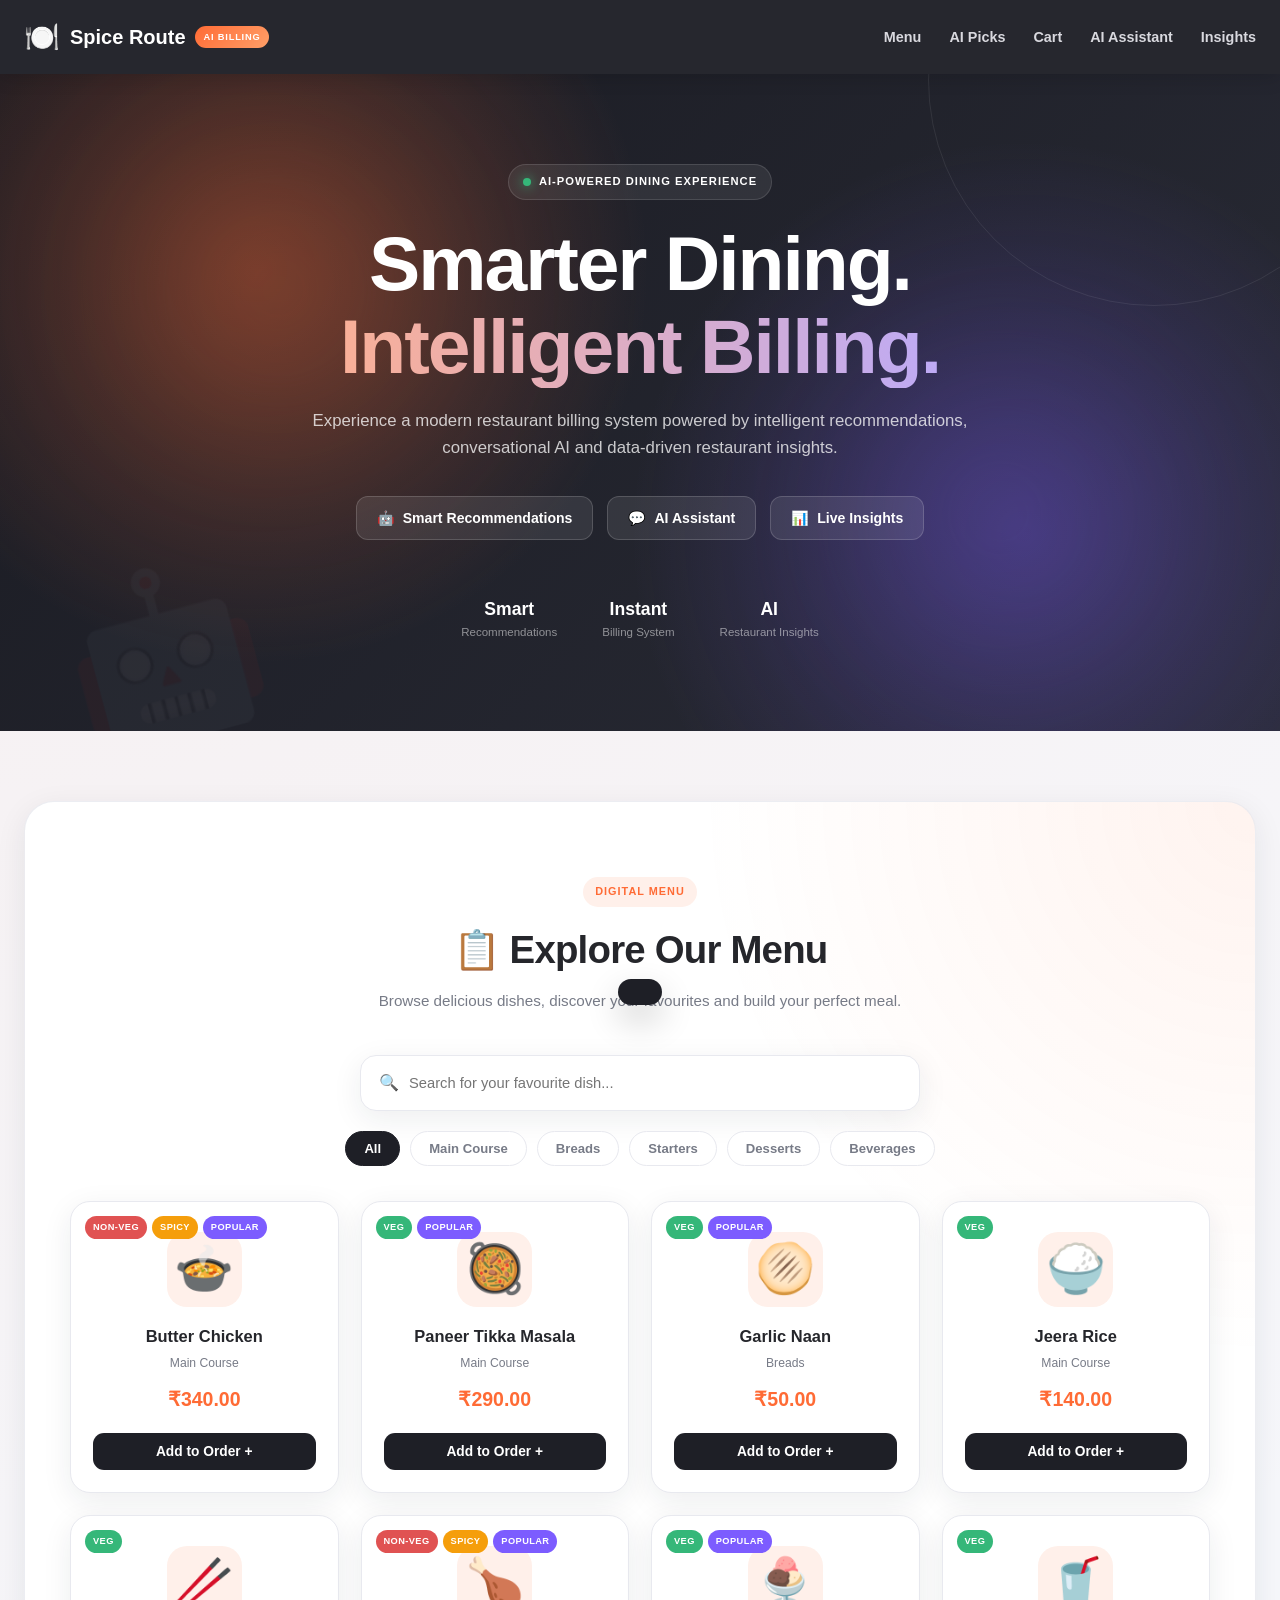
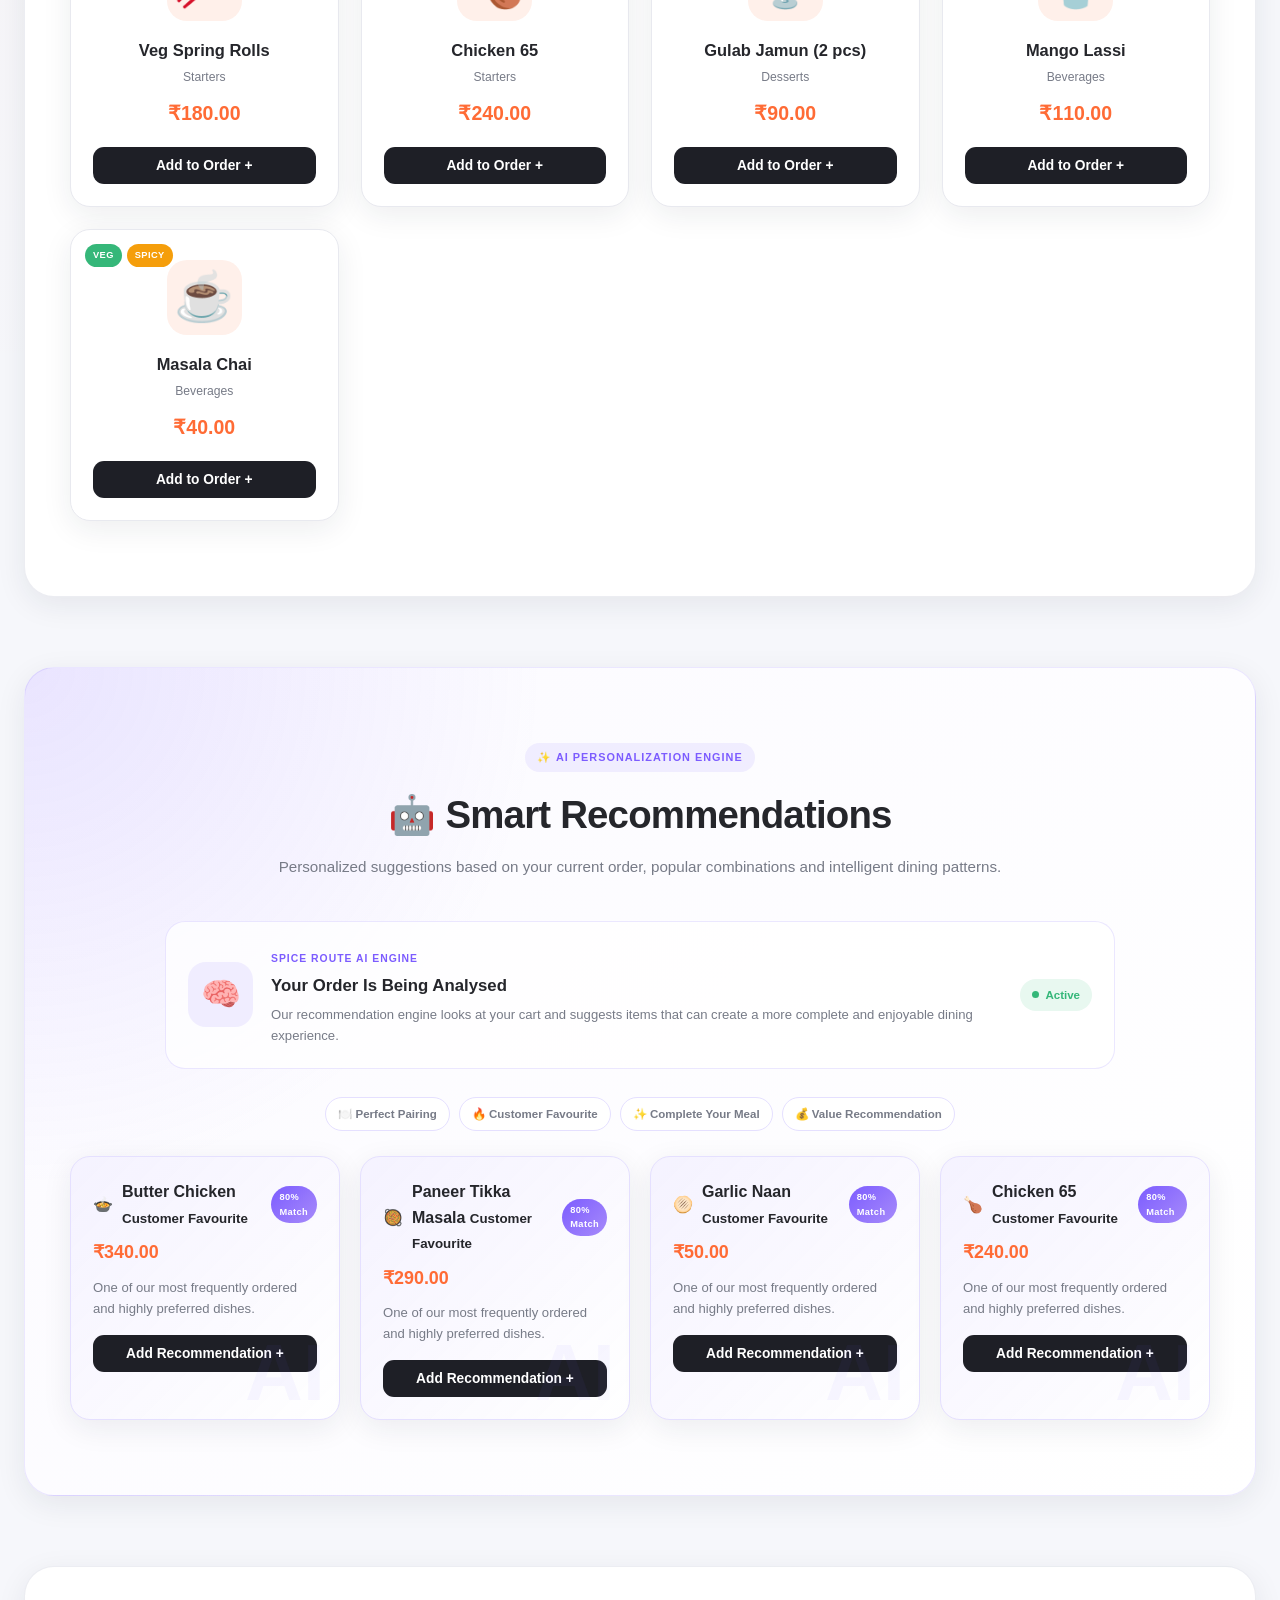
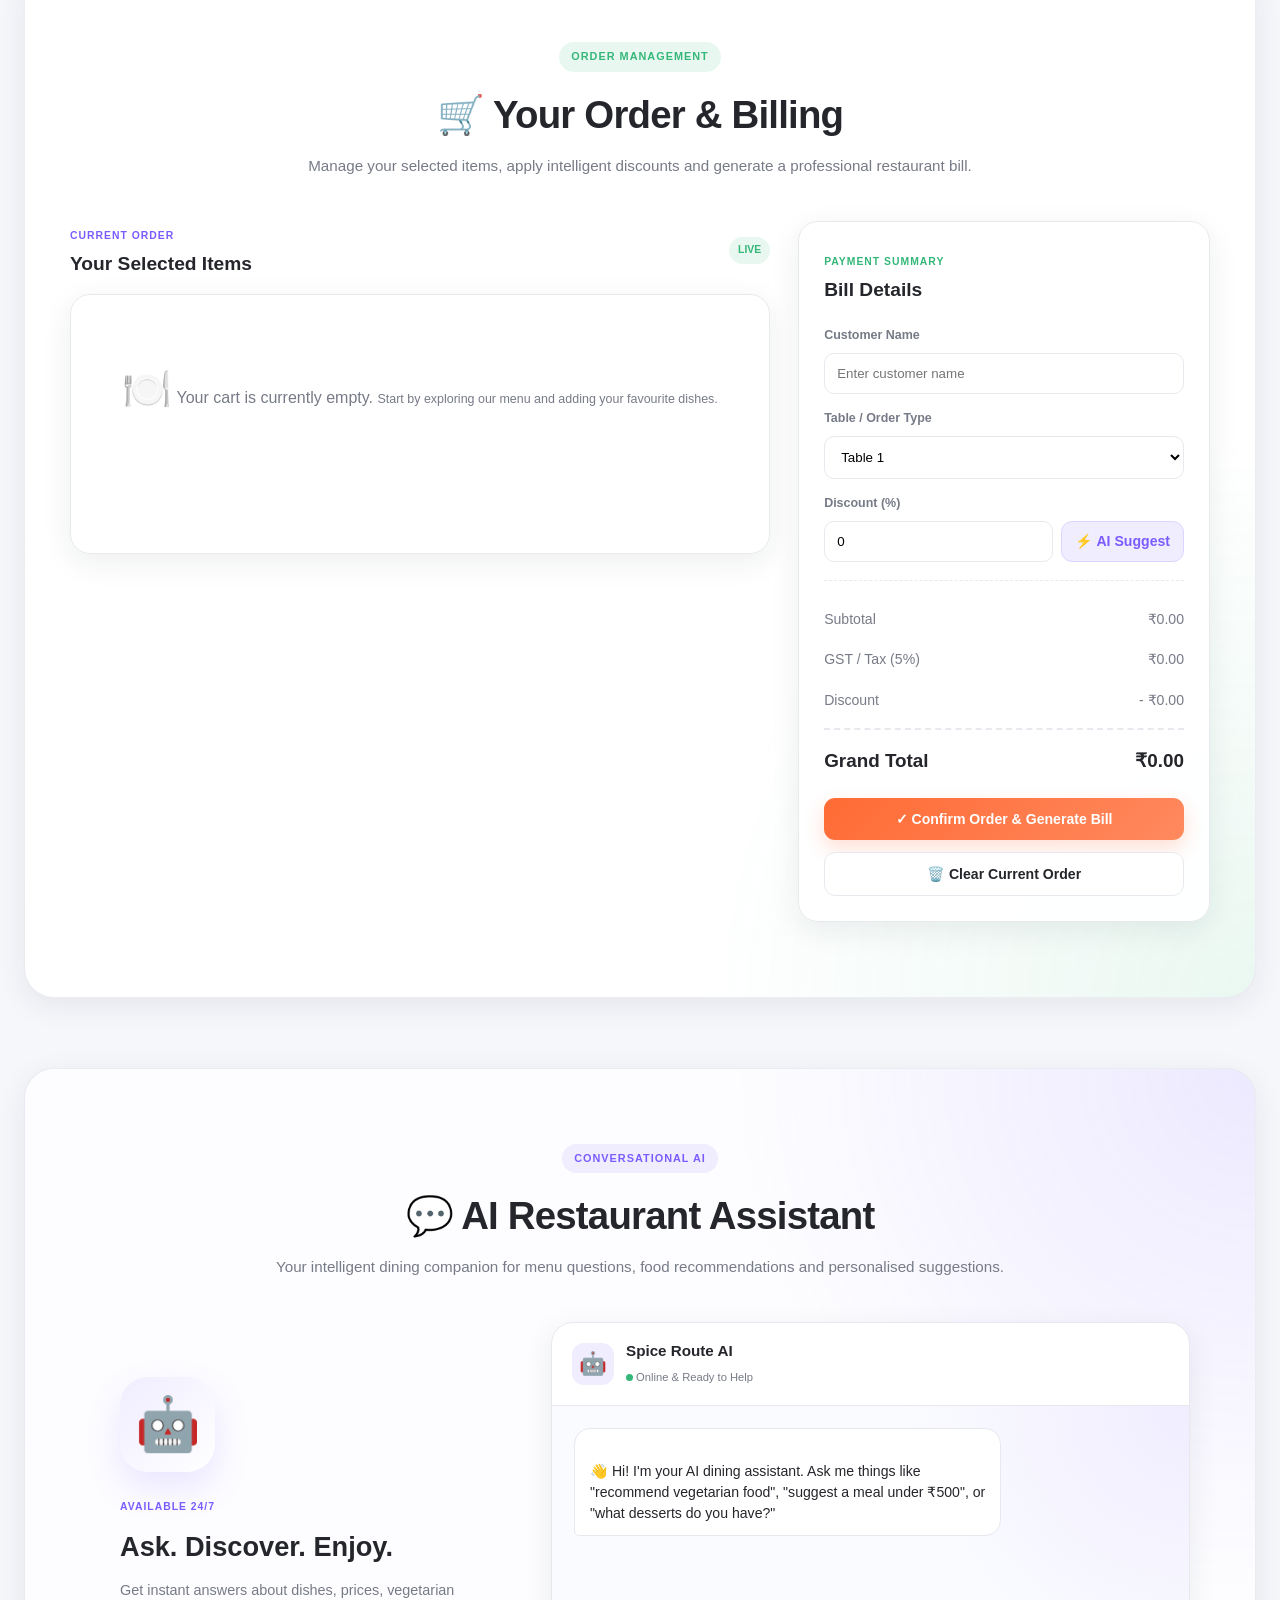
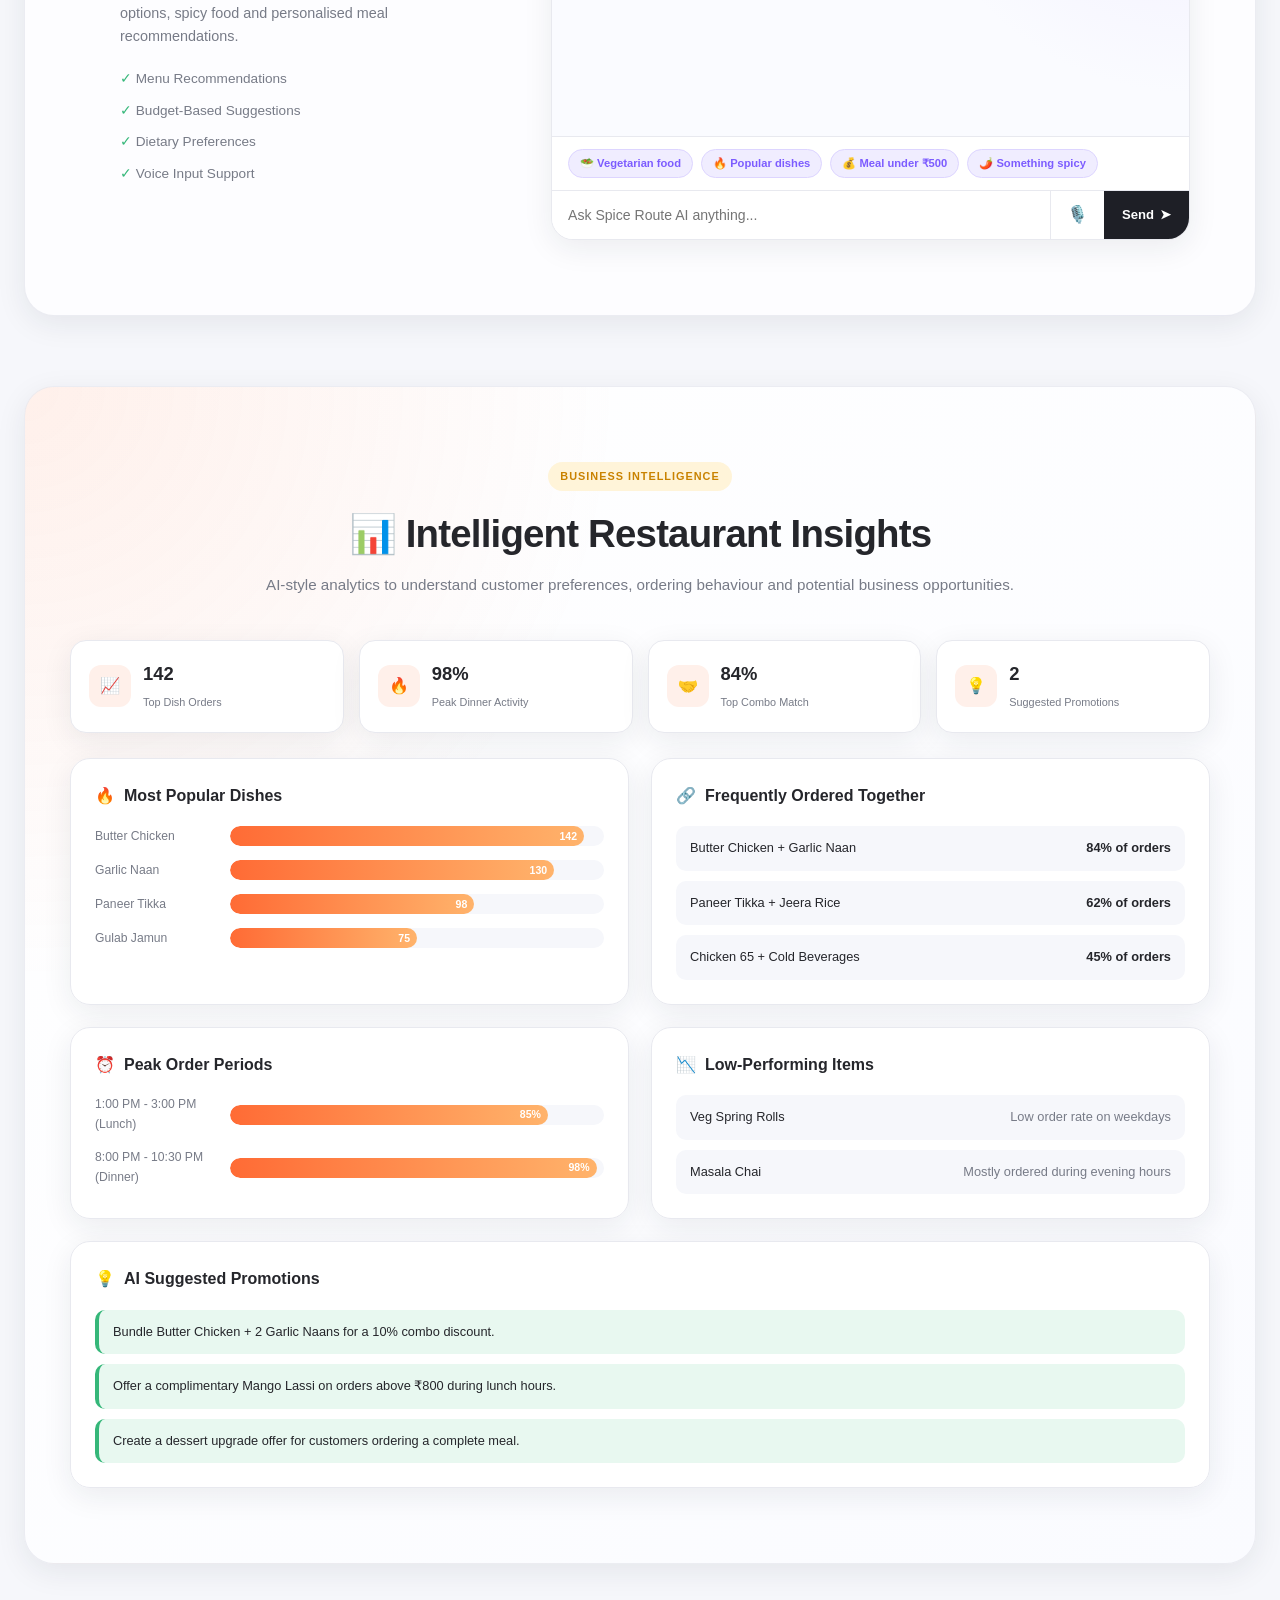
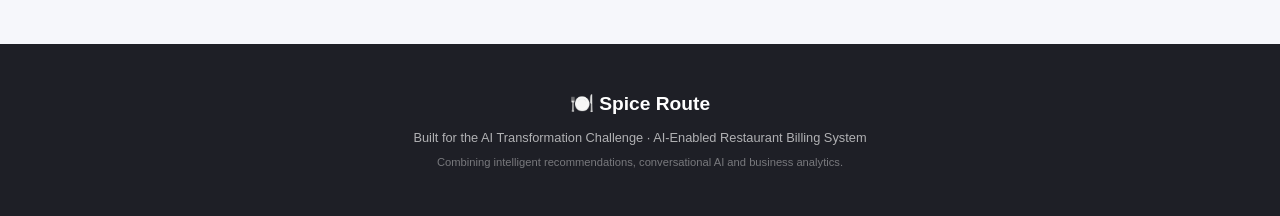
<file: index.html>
<!doctype html>
<html lang="en">
  <head>
    <meta charset="UTF-8" />
    <meta name="viewport" content="width=device-width, initial-scale=1.0" />

    <meta
      name="description"
      content="AI-Enabled Restaurant Billing System with smart recommendations, AI assistance and restaurant insights."
    />

    <title>Spice Route | AI Restaurant Billing</title>

    <link rel="stylesheet" href="style.css" />
  </head>

  <body>
    <!-- =====================================================
         NAVBAR
         ===================================================== -->
    <nav class="navbar">
      <div class="nav-container">
        <a href="#" class="brand">
          <span class="brand-icon">🍽️</span>

          <span class="brand-name">
            Spice Route
            <small>AI BILLING</small>
          </span>
        </a>

        <button
          class="nav-toggle"
          id="navToggle"
          type="button"
          aria-label="Toggle navigation menu"
        >
          ☰
        </button>

        <ul class="nav-links" id="navLinks">
          <li><a href="#menu">Menu</a></li>
          <li><a href="#recommend">AI Picks</a></li>
          <li><a href="#cart">Cart</a></li>
          <li><a href="#assistant">AI Assistant</a></li>
          <li><a href="#insights">Insights</a></li>
        </ul>
      </div>
    </nav>

    <!-- =====================================================
         HERO
         ===================================================== -->
    <header class="hero">
      <div class="hero-glow hero-glow-one"></div>
      <div class="hero-glow hero-glow-two"></div>

      <div class="hero-content">
        <div class="hero-badge">
          <span class="status-dot"></span>
          AI-POWERED DINING EXPERIENCE
        </div>

        <h1>
          Smarter Dining.
          <span>Intelligent Billing.</span>
        </h1>

        <p>
          Experience a modern restaurant billing system powered by intelligent
          recommendations, conversational AI and data-driven restaurant
          insights.
        </p>

        <div class="hero-buttons">
          <button
            type="button"
            onclick="document.getElementById('recommend').scrollIntoView({ behavior: 'smooth' })"
          >
            <span>🤖</span>
            Smart Recommendations
          </button>

          <button
            type="button"
            onclick="document.getElementById('assistant').scrollIntoView({ behavior: 'smooth' })"
          >
            <span>💬</span>
            AI Assistant
          </button>

          <button
            type="button"
            onclick="document.getElementById('insights').scrollIntoView({ behavior: 'smooth' })"
          >
            <span>📊</span>
            Live Insights
          </button>
        </div>

        <div class="hero-stats">
          <div class="hero-stat">
            <strong>Smart</strong>
            <span>Recommendations</span>
          </div>

          <div class="hero-stat">
            <strong>Instant</strong>
            <span>Billing System</span>
          </div>

          <div class="hero-stat">
            <strong>AI</strong>
            <span>Restaurant Insights</span>
          </div>
        </div>
      </div>
    </header>

    <!-- =====================================================
         MAIN APPLICATION
         ===================================================== -->
    <main class="container">
      <!-- ===================================================
           MENU SECTION
           =================================================== -->
      <section id="menu" class="section menu-section">
        <div class="section-heading">
          <span class="section-badge">DIGITAL MENU</span>

          <h2>📋 Explore Our Menu</h2>

          <p>
            Browse delicious dishes, discover your favourites and build your
            perfect meal.
          </p>
        </div>

        <div class="menu-controls">
          <div class="search-box">
            <span>🔍</span>

            <input
              type="text"
              id="searchInput"
              placeholder="Search for your favourite dish..."
              aria-label="Search menu"
            />
          </div>

          <div class="category-filters" id="categoryFilters"></div>
        </div>

        <div class="menu-grid" id="menuGrid"></div>
      </section>

      <!-- ===================================================
           AI RECOMMENDATIONS SECTION
           =================================================== -->
      <section id="recommend" class="section recommend-section">
        <div class="section-heading">
          <span class="section-badge purple-badge">
            ✨ AI PERSONALIZATION ENGINE
          </span>

          <h2>🤖 Smart Recommendations</h2>

          <p>
            Personalized suggestions based on your current order, popular
            combinations and intelligent dining patterns.
          </p>
        </div>

        <!-- AI ENGINE INFORMATION -->
        <div class="ai-recommend-intro">
          <div class="ai-intro-icon">🧠</div>

          <div class="ai-intro-content">
            <span>SPICE ROUTE AI ENGINE</span>

            <h3>Your Order Is Being Analysed</h3>

            <p>
              Our recommendation engine looks at your cart and suggests items
              that can create a more complete and enjoyable dining experience.
            </p>
          </div>

          <div class="ai-status">
            <span class="ai-status-dot"></span>
            Active
          </div>
        </div>

        <!-- RECOMMENDATION TYPES -->
        <div class="recommendation-labels">
          <span>🍽️ Perfect Pairing</span>
          <span>🔥 Customer Favourite</span>
          <span>✨ Complete Your Meal</span>
          <span>💰 Value Recommendation</span>
        </div>

        <!-- DYNAMIC AI RECOMMENDATIONS -->
        <div class="recommend-grid" id="recommendGrid"></div>
      </section>

      <!-- ===================================================
           CART & BILLING SECTION
           =================================================== -->
      <section id="cart" class="section cart-section">
        <div class="section-heading">
          <span class="section-badge green-badge">ORDER MANAGEMENT</span>

          <h2>🛒 Your Order & Billing</h2>

          <p>
            Manage your selected items, apply intelligent discounts and
            generate a professional restaurant bill.
          </p>
        </div>

        <div class="cart-layout">
          <!-- CART ITEMS -->
          <div class="cart-panel">
            <div class="cart-panel-header">
              <div>
                <span class="panel-label">CURRENT ORDER</span>
                <h3>Your Selected Items</h3>
              </div>

              <span class="cart-live-badge">LIVE</span>
            </div>

            <div class="cart-items-wrap">
              <div id="cartItems" class="cart-items">
                <p class="empty-msg" id="emptyCartMsg">
                  <span class="empty-icon">🍽️</span>
                  Your cart is currently empty.
                  <small>
                    Start by exploring our menu and adding your favourite
                    dishes.
                  </small>
                </p>
              </div>
            </div>
          </div>

          <!-- BILL SUMMARY -->
          <div class="bill-summary">
            <div class="bill-summary-header">
              <span class="panel-label">PAYMENT SUMMARY</span>
              <h3>Bill Details</h3>
            </div>

            <div class="form-group">
              <label for="customerName">Customer Name</label>

              <input
                type="text"
                id="customerName"
                placeholder="Enter customer name"
              />
            </div>

            <div class="form-group">
              <label for="tableNumber">Table / Order Type</label>

              <select id="tableNumber">
                <option value="Table 1">Table 1</option>
                <option value="Table 2">Table 2</option>
                <option value="Takeaway">Takeaway</option>
              </select>
            </div>

            <div class="form-group">
              <label for="discountInput">Discount (%)</label>

              <div class="discount-wrapper">
                <input
                  type="number"
                  id="discountInput"
                  min="0"
                  max="100"
                  value="0"
                />

                <button
                  class="btn-secondary"
                  id="aiDiscountBtn"
                  type="button"
                  title="Apply AI Smart Discount"
                >
                  ⚡ AI Suggest
                </button>
              </div>
            </div>

            <div class="bill-divider"></div>

            <div class="summary-row">
              <span>Subtotal</span>
              <span id="subtotalVal">₹0.00</span>
            </div>

            <div class="summary-row">
              <span>GST / Tax (5%)</span>
              <span id="taxVal">₹0.00</span>
            </div>

            <div class="summary-row">
              <span>Discount</span>
              <span id="discountVal">- ₹0.00</span>
            </div>

            <div class="summary-row total-row">
              <span>Grand Total</span>
              <span id="grandTotalVal">₹0.00</span>
            </div>

            <button class="btn-primary" id="confirmOrderBtn">
              <span>✓</span>
              Confirm Order & Generate Bill
            </button>

            <button class="btn-secondary" id="clearCartBtn">
              🗑️ Clear Current Order
            </button>
          </div>
        </div>
      </section>

      <!-- ===================================================
           AI ASSISTANT SECTION
           =================================================== -->
      <section id="assistant" class="section assistant-section">
        <div class="section-heading">
          <span class="section-badge purple-badge">
            CONVERSATIONAL AI
          </span>

          <h2>💬 AI Restaurant Assistant</h2>

          <p>
            Your intelligent dining companion for menu questions, food
            recommendations and personalised suggestions.
          </p>
        </div>

        <div class="assistant-layout">
          <div class="assistant-info">
            <div class="assistant-orb">🤖</div>

            <span class="panel-label">AVAILABLE 24/7</span>

            <h3>Ask. Discover. Enjoy.</h3>

            <p>
              Get instant answers about dishes, prices, vegetarian options,
              spicy food and personalised meal recommendations.
            </p>

            <ul class="assistant-features">
              <li>✓ Menu Recommendations</li>
              <li>✓ Budget-Based Suggestions</li>
              <li>✓ Dietary Preferences</li>
              <li>✓ Voice Input Support</li>
            </ul>
          </div>

          <!-- CHAT WINDOW -->
          <div class="chat-window">
            <div class="chat-header">
              <div class="chat-bot-avatar">🤖</div>

              <div>
                <h3>Spice Route AI</h3>
                <span>
                  <i></i>
                  Online & Ready to Help
                </span>
              </div>
            </div>

            <div class="chat-messages" id="chatMessages">
              <div class="chat-msg bot">
                👋 Hi! I'm your AI dining assistant. Ask me things like
                "recommend vegetarian food", "suggest a meal under ₹500", or
                "what desserts do you have?"
              </div>
            </div>

            <div class="chat-quick">
              <button
                class="quick-chip"
                data-q="Recommend vegetarian food"
              >
                🥗 Vegetarian food
              </button>

              <button
                class="quick-chip"
                data-q="What are your popular dishes?"
              >
                🔥 Popular dishes
              </button>

              <button
                class="quick-chip"
                data-q="Suggest a meal under ₹500"
              >
                💰 Meal under ₹500
              </button>

              <button
                class="quick-chip"
                data-q="Recommend something spicy"
              >
                🌶️ Something spicy
              </button>
            </div>

            <div class="chat-input-row">
              <input
                type="text"
                id="chatInput"
                placeholder="Ask Spice Route AI anything..."
              />

              <button
                id="voiceInputBtn"
                type="button"
                title="Voice Input"
                aria-label="Use voice input"
              >
                🎙️
              </button>

              <button id="chatSendBtn" type="button">
                Send
                <span>➤</span>
              </button>
            </div>
          </div>
        </div>
      </section>

      <!-- ===================================================
           INSIGHTS SECTION
           =================================================== -->
      <section id="insights" class="section insights-section">
        <div class="section-heading">
          <span class="section-badge orange-badge">
            BUSINESS INTELLIGENCE
          </span>

          <h2>📊 Intelligent Restaurant Insights</h2>

          <p>
            AI-style analytics to understand customer preferences, ordering
            behaviour and potential business opportunities.
          </p>
        </div>

        <div class="insights-overview">
          <div class="overview-stat">
            <span class="overview-icon">📈</span>
            <div>
              <strong>142</strong>
              <span>Top Dish Orders</span>
            </div>
          </div>

          <div class="overview-stat">
            <span class="overview-icon">🔥</span>
            <div>
              <strong>98%</strong>
              <span>Peak Dinner Activity</span>
            </div>
          </div>

          <div class="overview-stat">
            <span class="overview-icon">🤝</span>
            <div>
              <strong>84%</strong>
              <span>Top Combo Match</span>
            </div>
          </div>

          <div class="overview-stat">
            <span class="overview-icon">💡</span>
            <div>
              <strong>2</strong>
              <span>Suggested Promotions</span>
            </div>
          </div>
        </div>

        <div class="insights-grid">
          <div class="insight-card">
            <div class="insight-card-title">
              <span>🔥</span>
              <h3>Most Popular Dishes</h3>
            </div>

            <div id="popularChart" class="bar-chart"></div>
          </div>

          <div class="insight-card">
            <div class="insight-card-title">
              <span>🔗</span>
              <h3>Frequently Ordered Together</h3>
            </div>

            <ul id="comboList" class="insight-list"></ul>
          </div>

          <div class="insight-card">
            <div class="insight-card-title">
              <span>⏰</span>
              <h3>Peak Order Periods</h3>
            </div>

            <div id="peakChart" class="bar-chart"></div>
          </div>

          <div class="insight-card">
            <div class="insight-card-title">
              <span>📉</span>
              <h3>Low-Performing Items</h3>
            </div>

            <ul id="lowList" class="insight-list"></ul>
          </div>

          <div class="insight-card wide">
            <div class="insight-card-title">
              <span>💡</span>
              <h3>AI Suggested Promotions</h3>
            </div>

            <ul id="promoList" class="insight-list promo"></ul>
          </div>
        </div>
      </section>
    </main>

    <!-- =====================================================
         FOOTER
         ===================================================== -->
    <footer class="footer">
      <div class="footer-brand">🍽️ Spice Route</div>

      <p>
        Built for the AI Transformation Challenge ·
        AI-Enabled Restaurant Billing System
      </p>

      <small>
        Combining intelligent recommendations, conversational AI and business
        analytics.
      </small>
    </footer>

    <!-- =====================================================
         BILL / RECEIPT MODAL
         ===================================================== -->
    <div class="modal-overlay" id="billModalOverlay">
      <div class="modal bill-modal">
        <button
          class="modal-close"
          id="closeBillModal"
          type="button"
          aria-label="Close bill"
        >
          ✕
        </button>

        <div id="billContent"></div>

        <div class="bill-actions">
          <button class="btn-primary" type="button" onclick="window.print()">
            🖨️ Print Bill
          </button>

          <button class="btn-secondary" id="newOrderBtn" type="button">
            🆕 New Order
          </button>
        </div>
      </div>
    </div>

    <!-- TOAST -->
    <div id="toast" class="toast"></div>

    <script src="script.js"></script>
  </body>
</html>
</file>
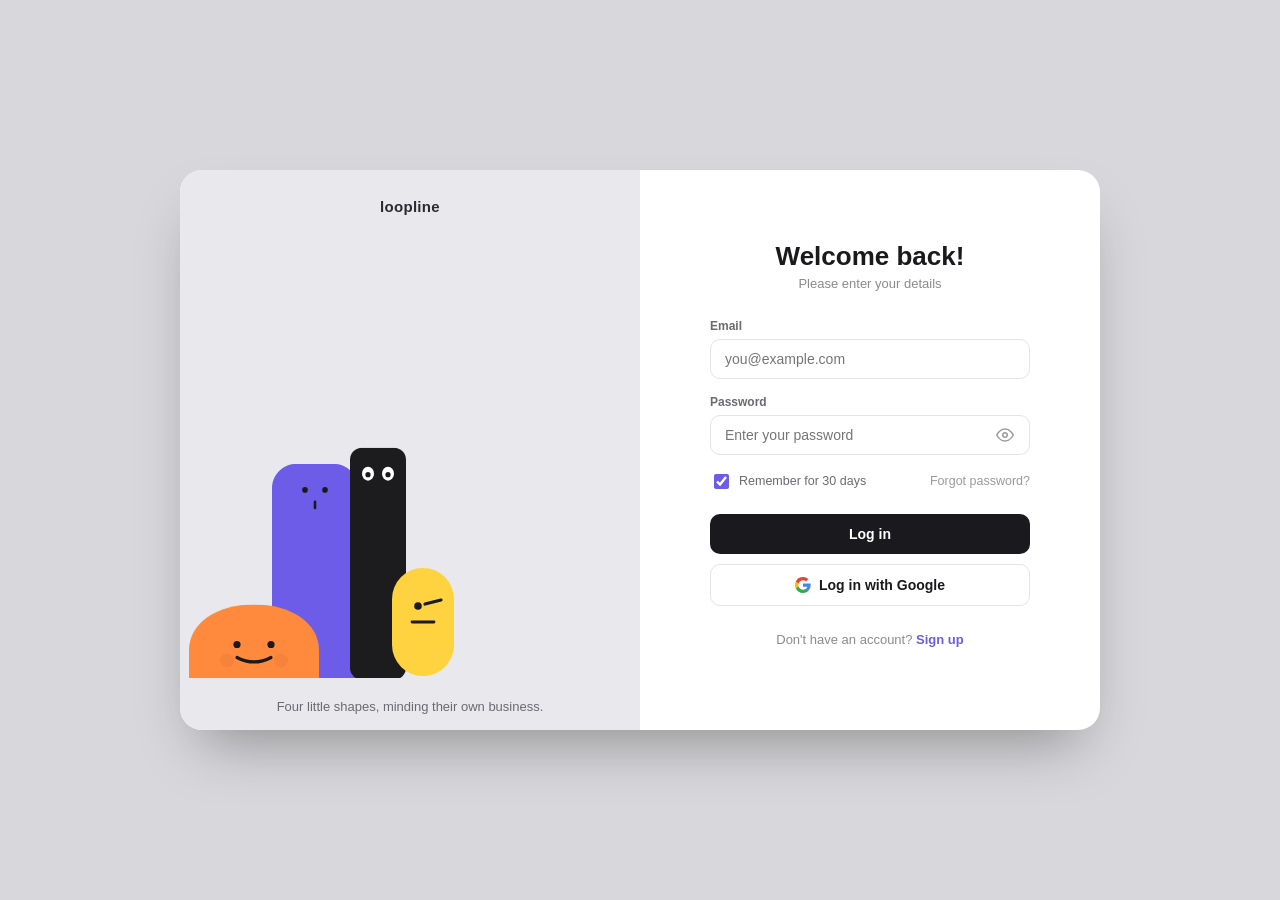
<file: login.html>
<!doctype html>
<html lang="en">
  <head>
    <meta charset="UTF-8" />
    <meta name="viewport" content="width=device-width, initial-scale=1.0" />
    <title>Welcome back!</title>
    <link rel="stylesheet" href="login-style.css" />
  </head>
  <body>
    <div class="card">
      <div class="canvas" id="canvas">
        <div class="brand">loopline</div>
        <div class="stage" id="stage">
          <!-- Orange semicircle — front left, chubby cheek face -->
          <div class="creature enter" id="orange">
            <div class="rig" id="orangeRig">
              <svg width="130" height="76" viewBox="0 0 130 76">
                <path
                  d="M0,76 L0,46 C0,18 28,0 65,0 C102,0 130,18 130,46 L130,76 Z"
                  fill="var(--orange)"
                />
                <!-- chubby cheeks (very subtle) -->
                <circle cx="38" cy="56" r="7" fill="#e8723a" opacity="0.35" />
                <circle cx="92" cy="56" r="7" fill="#e8723a" opacity="0.35" />
                <circle
                  id="oBrowL"
                  cx="48"
                  cy="32"
                  r="2"
                  fill="#1a1a1e"
                  opacity="0"
                />
                <circle
                  id="oBrowR"
                  cx="82"
                  cy="32"
                  r="2"
                  fill="#1a1a1e"
                  opacity="0"
                />
                <circle class="eyedot" cx="48" cy="40" r="3.6" fill="#1a1a1e" />
                <circle class="eyedot" cx="82" cy="40" r="3.6" fill="#1a1a1e" />
                <path
                  id="oMouth"
                  d="M48,53 Q65,62 82,53"
                  stroke="#1a1a1e"
                  stroke-width="3.2"
                  fill="none"
                  stroke-linecap="round"
                />
              </svg>
            </div>
          </div>

          <!-- Purple tall rectangle — tallest, back-left -->
          <div class="creature enter" id="purple">
            <div class="rig" id="purpleRig">
              <svg width="86" height="218" viewBox="0 0 86 218">
                <path
                  id="pBody"
                  d="M0,218 L0,24 C0,11 11,0 24,0 L62,0 C75,0 86,11 86,24 L86,218 Z"
                  fill="var(--purple)"
                />
                <path
                  id="pBrowL"
                  d="M24,24 L34,18"
                  stroke="#1a1a1e"
                  stroke-width="2.6"
                  stroke-linecap="round"
                  opacity="0"
                />
                <path
                  id="pBrowR"
                  d="M52,18 L62,24"
                  stroke="#1a1a1e"
                  stroke-width="2.6"
                  stroke-linecap="round"
                  opacity="0"
                />
                <circle class="eyedot" cx="33" cy="26" r="2.8" fill="#1a1a1e" />
                <circle class="eyedot" cx="53" cy="26" r="2.8" fill="#1a1a1e" />
                <path
                  id="pMouth"
                  d="M43,38 L43,44"
                  stroke="#1a1a1e"
                  stroke-width="2.6"
                  stroke-linecap="round"
                />
              </svg>
            </div>
          </div>

          <!-- Black rectangle — nearly as tall as purple, in front -->
          <div class="creature enter" id="black">
            <div class="rig" id="blackRig">
              <svg width="56" height="232" viewBox="0 0 56 232">
                <rect
                  x="0"
                  y="0"
                  width="56"
                  height="232"
                  rx="12"
                  fill="var(--black)"
                />
                <ellipse cx="18" cy="26" rx="6" ry="7" fill="#fff" />
                <ellipse cx="38" cy="26" rx="6" ry="7" fill="#fff" />
                <circle class="eyedot" cx="18" cy="27" r="2.6" fill="#1a1a1e" />
                <circle class="eyedot" cx="38" cy="27" r="2.6" fill="#1a1a1e" />
                <path
                  id="bMouth"
                  d="M18,44 L38,44"
                  stroke="#fff"
                  stroke-width="2.6"
                  stroke-linecap="round"
                  opacity="0"
                />
              </svg>
            </div>
          </div>

          <!-- Yellow pill — short, front-right, antenna beak -->
          <div class="creature enter" id="yellow">
            <div class="rig" id="yellowRig">
              <svg width="62" height="108" viewBox="0 0 62 108">
                <rect
                  x="0"
                  y="0"
                  width="62"
                  height="108"
                  rx="31"
                  fill="var(--yellow)"
                />
                <circle class="eyedot" cx="26" cy="38" r="3.8" fill="#1a1a1e" />
                <line
                  id="yAntenna"
                  x1="33"
                  y1="36"
                  x2="49"
                  y2="32"
                  stroke="#1a1a1e"
                  stroke-width="3.2"
                  stroke-linecap="round"
                />
                <path
                  id="yMouth"
                  d="M20,54 L42,54"
                  stroke="#1a1a1e"
                  stroke-width="2.8"
                  stroke-linecap="round"
                />
              </svg>
            </div>
          </div>
        </div>
        <div class="caption" id="caption">
          Four little shapes, minding their own business.
        </div>
      </div>

      <div class="form-side">
        <div class="form-inner">
          <h1>Welcome back!</h1>
          <p class="subtitle">Please enter your details</p>
          <form id="loginForm">
            <div class="field">
              <label for="email">Email</label>
              <div class="field-wrap">
                <input
                  type="email"
                  id="email"
                  placeholder="you@example.com"
                  autocomplete="off"
                  required
                />
              </div>
            </div>
            <div class="field">
              <label for="password">Password</label>
              <div class="field-wrap">
                <input
                  type="password"
                  id="password"
                  class="pw"
                  placeholder="Enter your password"
                  autocomplete="off"
                  required
                />
                <button
                  type="button"
                  class="eye-toggle"
                  id="eyeToggle"
                  aria-label="Show password"
                >
                  <svg
                    id="eyeShow"
                    width="18"
                    height="18"
                    viewBox="0 0 24 24"
                    fill="none"
                    stroke="currentColor"
                    stroke-width="2"
                    stroke-linecap="round"
                    stroke-linejoin="round"
                  >
                    <path d="M1 12s4-8 11-8 11 8 11 8-4 8-11 8-11-8-11-8Z" />
                    <circle cx="12" cy="12" r="3" />
                  </svg>
                  <svg
                    id="eyeHide"
                    width="18"
                    height="18"
                    viewBox="0 0 24 24"
                    fill="none"
                    stroke="currentColor"
                    stroke-width="2"
                    stroke-linecap="round"
                    stroke-linejoin="round"
                    style="display: none"
                  >
                    <path
                      d="M17.94 17.94A10.94 10.94 0 0 1 12 20c-7 0-11-8-11-8a18.5 18.5 0 0 1 4.22-5.94M9.9 4.24A9.12 9.12 0 0 1 12 4c7 0 11 8 11 8a18.5 18.5 0 0 1-2.16 3.19m-6.72-1.07a3 3 0 1 1-4.24-4.24"
                    />
                    <line x1="1" y1="1" x2="23" y2="23" />
                  </svg>
                </button>
              </div>
            </div>
            <div class="row">
              <label class="remember"
                ><input type="checkbox" checked /> Remember for 30 days</label
              >
              <a href="#" class="forgot">Forgot password?</a>
            </div>
            <button type="submit" class="btn btn-primary" id="loginBtn">
              Log in
            </button>
            <button type="button" class="btn btn-google" id="googleBtn">
              <svg width="16" height="16" viewBox="0 0 18 18">
                <path
                  fill="#4285F4"
                  d="M17.64 9.2c0-.64-.06-1.25-.16-1.84H9v3.48h4.84a4.14 4.14 0 0 1-1.8 2.71v2.26h2.91A8.78 8.78 0 0 0 17.64 9.2z"
                />
                <path
                  fill="#34A853"
                  d="M9 18c2.43 0 4.47-.8 5.96-2.18l-2.91-2.26c-.81.54-1.85.87-3.05.87-2.34 0-4.33-1.58-5.04-3.71H.96v2.33A9 9 0 0 0 9 18z"
                />
                <path
                  fill="#FBBC05"
                  d="M3.96 10.71A5.41 5.41 0 0 1 3.68 9c0-.59.1-1.17.28-1.71V4.96H.96A9 9 0 0 0 0 9c0 1.45.35 2.83.96 4.04l3-2.33z"
                />
                <path
                  fill="#EA4335"
                  d="M9 3.58c1.32 0 2.5.45 3.44 1.35l2.58-2.58A8.59 8.59 0 0 0 9 0 9 9 0 0 0 .96 4.96l3 2.33C4.67 5.16 6.66 3.58 9 3.58z"
                />
              </svg>
              Log in with Google
            </button>
          </form>
          <p class="signup">Don't have an account? <a href="#">Sign up</a></p>
        </div>
      </div>
    </div>
    <script>
      (function () {
        const canvas = document.getElementById("canvas");
        const caption = document.getElementById("caption");
        const emailEl = document.getElementById("email");
        const passEl = document.getElementById("password");
        const eyeToggle = document.getElementById("eyeToggle");
        const eyeShow = document.getElementById("eyeShow");
        const eyeHide = document.getElementById("eyeHide");
        const loginBtn = document.getElementById("loginBtn");
        const googleBtn = document.getElementById("googleBtn");
        const loginForm = document.getElementById("loginForm");

        const O_SMILE = "M48,53 Q65,62 82,53";
        const O_WORRIED = "M48,58 Q65,52 82,58";
        const O_NEUTRAL = "M48,53 Q65,56 82,53";
        const PM_NEUTRAL = "M43,38 L43,44";
        const PM_WORRIED = "M40,40 Q43,36 47,41";
        const BM_NEUTRAL = "M18,44 L38,44";
        const BM_WORRIED = "M17,42 Q28,38 39,42";
        const YA_N = { x1: 33, y1: 36, x2: 49, y2: 32 };
        const YA_W = { x1: 33, y1: 34, x2: 47, y2: 39 };

        const P_NORMAL =
          "M0,218 L0,24 C0,11 11,0 24,0 L62,0 C75,0 86,11 86,24 L86,218 Z";
        const P_PANIC =
          "M0,218 L0,38 C0,26 6,20 16,14 C28,6 50,-4 66,6 C76,13 86,22 86,34 L86,218 Z";

        const pBody = document.getElementById("pBody");
        const pBrowL = document.getElementById("pBrowL");
        const pBrowR = document.getElementById("pBrowR");
        const pMouth = document.getElementById("pMouth");
        const oBrowL = document.getElementById("oBrowL");
        const oBrowR = document.getElementById("oBrowR");
        const oMouth = document.getElementById("oMouth");
        const bMouth = document.getElementById("bMouth");
        const yAnt = document.getElementById("yAntenna");
        const allEyes = Array.from(document.querySelectorAll(".eyedot"));

        let state = "idle",
          pwVisible = false,
          hopTimer = 0;

        const captions = {
          idle: "Four little shapes, minding their own business.",
          typing: "They're watching you type.",
          panic: "Don't look! It's a secret.",
          reveal: "Oh — okay, that was fine.",
          hop: "Go get em!",
        };

        const creatures = [
          {
            id: "orange",
            rig: document.getElementById("orangeRig"),
            fl: { spd: 1 / 3.9, ph: 0.4, amp: 3.5 },
            s: {
              idle: { y: 0, x: 0, r: 0, sy: 1, sc: 1 },
              typing: { y: 0, x: 0, r: 3, sy: 1, sc: 1 },
              panic: { y: 0, x: 0, r: -3, sy: 0.92, sc: 1 },
              reveal: { y: -3, x: 0, r: 0, sy: 1.04, sc: 1 },
              hop: { y: -13, x: 0, r: 2, sy: 1, sc: 1.04 },
            },
          },
          {
            id: "purple",
            rig: document.getElementById("purpleRig"),
            fl: { spd: 1 / 4.5, ph: 0.0, amp: 4 },
            s: {
              idle: { y: 0, x: 0, r: 0, sy: 1, sc: 1 },
              typing: { y: 0, x: 0, r: 4, sy: 1, sc: 1 },
              panic: { y: 0, x: -4, r: -3, sy: 0.88, sc: 1 },
              reveal: { y: -8, x: 0, r: 0, sy: 1.08, sc: 1 },
              hop: { y: -20, x: 0, r: 0, sy: 1, sc: 1 },
            },
          },
          {
            id: "black",
            rig: document.getElementById("blackRig"),
            fl: { spd: 1 / 5.1, ph: 1.1, amp: 3.5 },
            s: {
              idle: { y: 0, x: 0, r: 0, sy: 1, sc: 1 },
              typing: { y: 0, x: 0, r: 4, sy: 1, sc: 1 },
              panic: { y: 0, x: 2, r: 0, sy: 0.13, sc: 1 },
              reveal: { y: -6, x: 0, r: 0, sy: 1.05, sc: 1 },
              hop: { y: -17, x: 0, r: 0, sy: 1, sc: 1 },
            },
          },
          {
            id: "yellow",
            rig: document.getElementById("yellowRig"),
            fl: { spd: 1 / 4.7, ph: 1.7, amp: 4 },
            s: {
              idle: { y: 0, x: 0, r: 0, sy: 1, sc: 1 },
              typing: { y: 0, x: 0, r: -5, sy: 1, sc: 1 },
              panic: { y: 0, x: 0, r: 5, sy: 0.94, sc: 1 },
              reveal: { y: -4, x: 0, r: 0, sy: 1.06, sc: 1 },
              hop: { y: -19, x: 0, r: -2, sy: 1, sc: 1 },
            },
          },
        ];

        const cur = {};
        creatures.forEach((c) => {
          cur[c.id] = { y: 0, x: 0, r: 0, sy: 1, sc: 1 };
        });

        function lerp(a, b, t) {
          return a + (b - a) * t;
        }
        function clamp(v, lo, hi) {
          return Math.max(lo, Math.min(hi, v));
        }

        function tick() {
          const t = performance.now() / 1000;
          const isPanic = state === "panic";
          const isTyping = state === "typing";
          const isHop = state === "hop";
          if (isHop) hopTimer += 1 / 60;

          creatures.forEach((c, i) => {
            const tgt = c.s[state] || c.s.idle;
            const floatAmp = isTyping ? 0.4 : isPanic ? 0 : 1;
            const fy =
              Math.sin((t + c.fl.ph) * Math.PI * 2 * c.fl.spd) *
              c.fl.amp *
              floatAmp;

            let ty = tgt.y + (isHop ? 0 : fy);
            if (isHop) {
              const d = i * 0.07;
              const el = Math.max(0, hopTimer - d);
              ty = Math.min(0, Math.sin(el * Math.PI * 3.2) * -22);
            }

            const spd = isPanic ? 0.3 : isTyping ? 0.16 : 0.12;
            const cv = cur[c.id];
            cv.y = lerp(cv.y, ty, spd);
            cv.x = lerp(cv.x, tgt.x, spd);
            cv.r = lerp(cv.r, tgt.r, spd);
            cv.sc = lerp(cv.sc, tgt.sc, spd);
            cv.sy = lerp(cv.sy, tgt.sy, spd);

            c.rig.style.transform =
              `translate(${cv.x.toFixed(2)}px,${cv.y.toFixed(2)}px) ` +
              `rotate(${cv.r.toFixed(2)}deg) ` +
              `scale(${cv.sc.toFixed(3)},${(cv.sy * cv.sc).toFixed(3)})`;
          });
          requestAnimationFrame(tick);
        }
        requestAnimationFrame(tick);

        function updateEyes(cx, cy) {
          if (state === "panic") return;
          const rect = canvas.getBoundingClientRect();
          const dx = clamp(
            ((cx - rect.left - rect.width * 0.44) / (rect.width / 2)) * 5,
            -5,
            5,
          );
          const dy = clamp(
            ((cy - rect.top - rect.height * 0.46) / (rect.height / 2)) * 5,
            -5,
            5,
          );
          allEyes.forEach((p) => {
            p.style.transform = `translate(${dx}px,${dy}px)`;
          });
        }
        document.addEventListener("mousemove", (e) =>
          updateEyes(e.clientX, e.clientY),
        );

        function setCaption(s) {
          caption.style.opacity = 0;
          setTimeout(() => {
            caption.textContent = captions[s] || captions.idle;
            caption.style.opacity = 1;
          }, 120);
        }

        function applyFace(s) {
          const worried = s === "panic";

          pBody.setAttribute("d", worried ? P_PANIC : P_NORMAL);
          pBrowL.setAttribute("opacity", worried ? "1" : "0");
          pBrowR.setAttribute("opacity", worried ? "1" : "0");
          pMouth.setAttribute("d", worried ? PM_WORRIED : PM_NEUTRAL);

          oBrowL.setAttribute("opacity", worried ? "1" : "0");
          oBrowR.setAttribute("opacity", worried ? "1" : "0");

          bMouth.setAttribute("opacity", worried ? "1" : "0");
          bMouth.setAttribute("d", worried ? BM_WORRIED : BM_NEUTRAL);

          if (worried) oMouth.setAttribute("d", O_WORRIED);
          else if (s === "typing") oMouth.setAttribute("d", O_NEUTRAL);
          else oMouth.setAttribute("d", O_SMILE);

          const ya = worried ? YA_W : YA_N;
          yAnt.setAttribute("x1", ya.x1);
          yAnt.setAttribute("y1", ya.y1);
          yAnt.setAttribute("x2", ya.x2);
          yAnt.setAttribute("y2", ya.y2);
        }

        function setState(s) {
          if (state === s) return;
          if (s === "hop") hopTimer = 0;
          state = s;
          applyFace(s);
          setCaption(s);
          if (s !== "panic")
            allEyes.forEach((p) => {
              p.style.transform = "";
            });
        }

        emailEl.addEventListener("focus", () => setState("typing"));
        emailEl.addEventListener("input", () => setState("typing"));
        emailEl.addEventListener("blur", () => setState("idle"));

        passEl.addEventListener("focus", () =>
          setState(pwVisible ? "reveal" : "panic"),
        );
        passEl.addEventListener("blur", () => setState("idle"));

        eyeToggle.addEventListener("click", () => {
          pwVisible = !pwVisible;
          passEl.type = pwVisible ? "text" : "password";
          eyeShow.style.display = pwVisible ? "none" : "block";
          eyeHide.style.display = pwVisible ? "block" : "none";
          eyeToggle.setAttribute(
            "aria-label",
            pwVisible ? "Hide password" : "Show password",
          );
          setState(pwVisible ? "reveal" : "panic");
          passEl.focus();
        });

        [loginBtn, googleBtn].forEach((btn) => {
          btn.addEventListener("mouseenter", () => setState("hop"));
          btn.addEventListener("mouseleave", () => setState("idle"));
        });

        // Redirect function to handle post-login animation and transition
        function handleSuccessfulLogin() {
          setState("hop");
          setTimeout(() => {
            window.location.href = "index.html";
          }, 600);
        }

        loginForm.addEventListener("submit", (e) => {
          e.preventDefault();
          handleSuccessfulLogin();
        });

        googleBtn.addEventListener("click", () => {
          handleSuccessfulLogin();
        });

        document.querySelectorAll(".creature").forEach((el) => {
          el.addEventListener("animationend", (e) => {
            const names = [
              "enter-black",
              "enter-purple",
              "enter-yellow",
              "enter-orange",
            ];
            if (names.includes(e.animationName)) el.classList.remove("enter");
          });
        });
      })();
    </script>
  </body>
</html>
</file>
<file: style.css>
/* =========================================================
   AI-ENABLED RESTAURANT BILLING SYSTEM
   SPICE ROUTE - PREMIUM RESPONSIVE UI
   ========================================================= */

/* =========================================================
   VARIABLES
   ========================================================= */

:root {
  --primary: #ff6b35;
  --primary-dark: #e85222;
  --primary-light: #fff0ea;

  --secondary: #1e1f26;
  --secondary-light: #2b2d36;

  --accent: #35b779;
  --accent-light: #e8f8f0;

  --purple: #7c5cff;
  --purple-light: #f0edff;

  --yellow-light: #fff4d9;

  --bg: #f6f7fb;
  --card-bg: rgba(255, 255, 255, 0.96);

  --text: #25262b;
  --text-light: #777b87;
  --border: #e8e9ef;

  --shadow: 0 8px 30px rgba(28, 32, 45, 0.08);
  --shadow-hover: 0 18px 45px rgba(28, 32, 45, 0.15);

  --radius: 20px;
  --radius-sm: 12px;
}

/* =========================================================
   RESET & GLOBAL
   ========================================================= */

* {
  margin: 0;
  padding: 0;
  box-sizing: border-box;
}

html {
  scroll-behavior: smooth;
}

body {
  font-family:
    "Segoe UI",
    Inter,
    Arial,
    sans-serif;

  background:
    radial-gradient(
      circle at top left,
      rgba(255, 107, 53, 0.06),
      transparent 30%
    ),
    var(--bg);

  color: var(--text);
  line-height: 1.6;
  overflow-x: hidden;
}

a {
  color: inherit;
  text-decoration: none;
}

ul {
  list-style: none;
}

button,
input,
select {
  font-family: inherit;
}

button {
  cursor: pointer;
  border: none;
}

.container {
  max-width: 1320px;
  margin: 0 auto;
  padding: 0 24px;
}

/* =========================================================
   ACCESSIBILITY
   ========================================================= */

button:focus-visible,
input:focus-visible,
select:focus-visible {
  outline: 3px solid rgba(255, 107, 53, 0.35);
  outline-offset: 3px;
}

/* =========================================================
   NAVBAR
   ========================================================= */

.navbar {
  position: sticky;
  top: 0;
  z-index: 100;

  background: rgba(30, 31, 38, 0.96);
  backdrop-filter: blur(16px);

  box-shadow: 0 3px 18px rgba(0, 0, 0, 0.15);
}

.nav-container {
  max-width: 1320px;
  margin: auto;
  padding: 14px 24px;

  display: flex;
  align-items: center;
  justify-content: space-between;
}

.brand {
  display: flex;
  align-items: center;
  gap: 10px;

  color: #fff;
  font-weight: 800;
}

.brand-icon {
  font-size: 1.8rem;
}

.brand-name {
  display: flex;
  align-items: center;
  gap: 9px;

  font-size: 1.25rem;
}

.brand small {
  background: linear-gradient(
    135deg,
    var(--primary),
    #ff9f68
  );

  padding: 4px 9px;
  border-radius: 20px;

  font-size: 0.58rem;
  letter-spacing: 0.8px;
}

.nav-links {
  display: flex;
  align-items: center;
  gap: 28px;
}

.nav-links a {
  position: relative;

  color: #d9d9df;

  font-size: 0.9rem;
  font-weight: 600;

  transition: color 0.25s ease;
}

.nav-links a::after {
  content: "";

  position: absolute;
  left: 0;
  bottom: -7px;

  width: 0;
  height: 2px;

  background: var(--primary);
  border-radius: 20px;

  transition: width 0.25s ease;
}

.nav-links a:hover {
  color: #fff;
}

.nav-links a:hover::after {
  width: 100%;
}

.nav-toggle {
  display: none;

  background: transparent;
  color: #fff;

  font-size: 1.5rem;
}

/* =========================================================
   HERO
   ========================================================= */

.hero {
  position: relative;
  overflow: hidden;

  min-height: 560px;

  display: flex;
  align-items: center;
  justify-content: center;

  padding: 90px 20px;

  text-align: center;
  color: #fff;

  background:
    radial-gradient(
      circle at 20% 30%,
      rgba(255, 107, 53, 0.32),
      transparent 35%
    ),
    radial-gradient(
      circle at 80% 70%,
      rgba(124, 92, 255, 0.3),
      transparent 35%
    ),
    linear-gradient(
      135deg,
      #1a1b22,
      #292b36
    );
}

.hero::before {
  content: "";

  position: absolute;

  width: 450px;
  height: 450px;

  top: -220px;
  right: -100px;

  border: 1px solid rgba(255, 255, 255, 0.08);
  border-radius: 50%;
}

.hero::after {
  content: "🤖";

  position: absolute;

  bottom: -50px;
  left: 5%;

  font-size: 10rem;
  opacity: 0.05;

  transform: rotate(-15deg);
}

.hero-glow {
  position: absolute;

  width: 300px;
  height: 300px;

  border-radius: 50%;
  filter: blur(80px);
  opacity: 0.15;
}

.hero-glow-one {
  top: 10%;
  left: 10%;

  background: var(--primary);
}

.hero-glow-two {
  bottom: 10%;
  right: 10%;

  background: var(--purple);
}

.hero-content {
  position: relative;
  z-index: 2;

  max-width: 950px;
}

.hero-badge {
  display: inline-flex;
  align-items: center;
  gap: 8px;

  margin-bottom: 22px;
  padding: 8px 14px;

  border: 1px solid rgba(255, 255, 255, 0.12);
  border-radius: 30px;

  background: rgba(255, 255, 255, 0.08);

  font-size: 0.7rem;
  font-weight: 800;
  letter-spacing: 1px;
}

.status-dot {
  width: 8px;
  height: 8px;

  border-radius: 50%;
  background: var(--accent);

  box-shadow: 0 0 12px var(--accent);
}

.hero-content h1 {
  margin-bottom: 20px;

  font-size: clamp(2.6rem, 6vw, 5rem);
  line-height: 1.08;
  letter-spacing: -2px;
}

.hero-content h1 span {
  display: block;

  background: linear-gradient(
    90deg,
    #ffb08e,
    #b8aaff
  );

  -webkit-background-clip: text;
  -webkit-text-fill-color: transparent;
}

.hero-content p {
  max-width: 720px;
  margin: 0 auto 34px;

  color: rgba(255, 255, 255, 0.76);

  font-size: 1.05rem;
}

.hero-buttons {
  display: flex;
  justify-content: center;
  gap: 14px;
  flex-wrap: wrap;
}

.hero-buttons button {
  padding: 13px 20px;

  display: flex;
  align-items: center;
  gap: 8px;

  border: 1px solid rgba(255, 255, 255, 0.16);
  border-radius: 12px;

  background: rgba(255, 255, 255, 0.09);
  color: #fff;

  font-size: 0.88rem;
  font-weight: 700;

  transition: 0.25s ease;
}

.hero-buttons button:hover {
  transform: translateY(-4px);

  background: var(--primary);

  box-shadow: 0 12px 28px rgba(255, 107, 53, 0.3);
}

.hero-stats {
  display: flex;
  justify-content: center;
  flex-wrap: wrap;
  gap: 45px;

  margin-top: 55px;
}

.hero-stat {
  display: flex;
  flex-direction: column;
}

.hero-stat strong {
  font-size: 1.1rem;
}

.hero-stat span {
  color: rgba(255, 255, 255, 0.5);
  font-size: 0.72rem;
}

/* =========================================================
   SECTIONS
   ========================================================= */

.section {
  position: relative;

  margin-top: 70px;
  padding: 75px 45px;

  border: 1px solid rgba(232, 233, 239, 0.8);
  border-radius: 30px;

  overflow: hidden;

  box-shadow: var(--shadow);

  scroll-margin-top: 85px;
}

/* MENU */

.menu-section {
  background:
    radial-gradient(
      circle at top right,
      rgba(255, 107, 53, 0.08),
      transparent 30%
    ),
    #fff;
}

/* RECOMMENDATIONS */

.recommend-section {
  background:
    radial-gradient(
      circle at top left,
      rgba(124, 92, 255, 0.14),
      transparent 35%
    ),
    linear-gradient(
      135deg,
      #fbfaff,
      #fff
    );

  border-color: rgba(124, 92, 255, 0.14);
}

/* CART */

.cart-section {
  background:
    radial-gradient(
      circle at bottom right,
      rgba(53, 183, 121, 0.1),
      transparent 35%
    ),
    #fff;
}

/* AI ASSISTANT */

.assistant-section {
  background:
    radial-gradient(
      circle at top right,
      rgba(124, 92, 255, 0.12),
      transparent 35%
    ),
    #fdfdff;
}

/* INSIGHTS */

.insights-section {
  background:
    radial-gradient(
      circle at top left,
      rgba(255, 107, 53, 0.1),
      transparent 35%
    ),
    linear-gradient(
      135deg,
      #fff,
      #fafbff
    );
}

.section-heading {
  max-width: 750px;
  margin: 0 auto 42px;

  text-align: center;
}

.section-badge {
  display: inline-block;

  margin-bottom: 12px;
  padding: 6px 12px;

  border-radius: 20px;

  background: var(--primary-light);
  color: var(--primary);

  font-size: 0.68rem;
  font-weight: 850;
  letter-spacing: 1px;
}

.purple-badge {
  background: var(--purple-light);
  color: var(--purple);
}

.green-badge {
  background: var(--accent-light);
  color: var(--accent);
}

.orange-badge {
  background: var(--yellow-light);
  color: #c98200;
}

.section-heading h2 {
  margin-bottom: 9px;

  font-size: clamp(1.8rem, 3vw, 2.5rem);
  letter-spacing: -0.8px;
}

.section-heading p {
  color: var(--text-light);
  font-size: 0.95rem;
}

/* =========================================================
   MENU CONTROLS
   ========================================================= */

.menu-controls {
  display: flex;
  flex-direction: column;
  gap: 20px;

  margin-bottom: 35px;
}

.search-box {
  width: 100%;
  max-width: 560px;

  margin: auto;
  padding: 14px 18px;

  display: flex;
  align-items: center;
  gap: 10px;

  border: 1px solid var(--border);
  border-radius: 16px;

  background: #fff;

  box-shadow: var(--shadow);
}

.search-box:focus-within {
  border-color: var(--primary);

  box-shadow: 0 8px 30px rgba(255, 107, 53, 0.12);
}

.search-box input {
  width: 100%;

  border: none;
  outline: none;

  background: transparent;

  font-size: 0.92rem;
}

.category-filters {
  display: flex;
  justify-content: center;
  flex-wrap: wrap;
  gap: 10px;
}

.filter-chip {
  padding: 9px 18px;

  border: 1px solid var(--border);
  border-radius: 30px;

  background: #fff;
  color: var(--text-light);

  font-size: 0.82rem;
  font-weight: 700;

  transition: 0.25s ease;
}

.filter-chip:hover {
  transform: translateY(-2px);

  border-color: var(--primary);
  color: var(--primary);
}

.filter-chip.active {
  border-color: var(--secondary);

  background: var(--secondary);
  color: #fff;
}

/* =========================================================
   MENU CARDS
   ========================================================= */

.menu-grid {
  display: grid;

  grid-template-columns: repeat(
    auto-fill,
    minmax(240px, 1fr)
  );

  gap: 22px;
}

.menu-card {
  position: relative;

  display: flex;
  flex-direction: column;

  padding: 22px;

  overflow: hidden;

  border: 1px solid var(--border);
  border-radius: var(--radius);

  background: #fff;

  box-shadow: var(--shadow);

  transition: 0.3s ease;
}

.menu-card::before {
  content: "";

  position: absolute;
  top: 0;
  left: 0;

  width: 100%;
  height: 4px;

  background: linear-gradient(
    90deg,
    var(--primary),
    #ffb703
  );

  opacity: 0;

  transition: 0.3s;
}

.menu-card:hover {
  transform: translateY(-7px);
  box-shadow: var(--shadow-hover);
}

.menu-card:hover::before {
  opacity: 1;
}

.menu-card .icon {
  width: 75px;
  height: 75px;

  margin: 8px auto 16px;

  display: flex;
  align-items: center;
  justify-content: center;

  border-radius: 20px;

  background: var(--primary-light);

  font-size: 3rem;
}

.menu-card .tags {
  position: absolute;
  top: 14px;
  left: 14px;

  display: flex;
  flex-wrap: wrap;
  gap: 5px;
}

.tag,
.ai-tag {
  padding: 4px 8px;

  border-radius: 20px;

  color: #fff;

  font-size: 0.58rem;
  font-weight: 800;
  letter-spacing: 0.4px;
}

.tag.veg {
  background: var(--accent);
}

.tag.nonveg {
  background: #e05252;
}

.tag.spicy {
  background: #f59e0b;
}

.tag.popular {
  background: var(--purple);
}

.ai-tag {
  margin-left: auto;

  background: linear-gradient(
    135deg,
    var(--purple),
    #a78bfa
  );
}

.menu-card h4 {
  margin-bottom: 5px;

  text-align: center;
  font-size: 1.03rem;
}

.category-label {
  margin-bottom: 10px;

  text-align: center;

  color: var(--text-light);
  font-size: 0.76rem;
}

.menu-card .price {
  margin-bottom: 18px;

  text-align: center;

  color: var(--primary);

  font-size: 1.22rem;
  font-weight: 850;
}

/* =========================================================
   BUTTONS
   ========================================================= */

.add-btn {
  width: 100%;
  margin-top: auto;
  padding: 11px;

  border-radius: 11px;

  background: var(--secondary);
  color: #fff;

  font-size: 0.86rem;
  font-weight: 700;

  transition: 0.25s ease;
}

.add-btn:hover {
  transform: translateY(-2px);

  background: var(--primary);

  box-shadow: 0 8px 18px rgba(255, 107, 53, 0.25);
}

.btn-primary,
.btn-secondary {
  width: 100%;
  margin-top: 12px;
  padding: 13px;

  border-radius: 11px;

  font-size: 0.88rem;
  font-weight: 750;

  transition: 0.25s ease;
}

.btn-primary {
  background: linear-gradient(
    135deg,
    var(--primary),
    #ff895e
  );

  color: #fff;

  box-shadow: 0 8px 20px rgba(255, 107, 53, 0.22);
}

.btn-primary:hover {
  transform: translateY(-2px);

  box-shadow: 0 12px 25px rgba(255, 107, 53, 0.3);
}

.btn-secondary {
  border: 1px solid var(--border) !important;

  background: #fff;
  color: var(--text);
}

.btn-secondary:hover {
  background: var(--bg);
}

/* =========================================================
   AI RECOMMENDATIONS
   ========================================================= */

.ai-recommend-intro {
  max-width: 950px;

  margin: 0 auto 28px;
  padding: 22px;

  display: flex;
  align-items: center;
  gap: 18px;

  border: 1px solid rgba(124, 92, 255, 0.15);
  border-radius: 20px;

  background: rgba(255, 255, 255, 0.75);
}

.ai-intro-icon {
  width: 65px;
  height: 65px;

  flex-shrink: 0;

  display: flex;
  align-items: center;
  justify-content: center;

  border-radius: 18px;

  background: var(--purple-light);

  font-size: 2rem;
}

.ai-intro-content {
  flex: 1;
}

.ai-intro-content > span,
.panel-label {
  color: var(--purple);

  font-size: 0.65rem;
  font-weight: 850;
  letter-spacing: 1px;
}

.ai-intro-content h3 {
  margin: 3px 0 4px;

  font-size: 1.05rem;
}

.ai-intro-content p {
  color: var(--text-light);
  font-size: 0.82rem;
}

.ai-status {
  padding: 7px 12px;

  display: flex;
  align-items: center;
  gap: 6px;

  border-radius: 20px;

  background: var(--accent-light);
  color: var(--accent);

  font-size: 0.72rem;
  font-weight: 800;
}

.ai-status-dot {
  width: 7px;
  height: 7px;

  border-radius: 50%;
  background: var(--accent);
}

.recommendation-labels {
  display: flex;
  justify-content: center;
  flex-wrap: wrap;
  gap: 9px;

  margin-bottom: 25px;
}

.recommendation-labels span {
  padding: 7px 12px;

  border: 1px solid #e5e0ff;
  border-radius: 20px;

  background: #fff;

  color: var(--text-light);

  font-size: 0.72rem;
  font-weight: 650;
}

.recommend-grid {
  display: grid;

  grid-template-columns: repeat(
    auto-fill,
    minmax(270px, 1fr)
  );

  gap: 20px;
}

.recommend-card {
  position: relative;
  overflow: hidden;

  padding: 22px;

  border: 1px solid #e5e0ff;
  border-radius: var(--radius);

  background:
    linear-gradient(
      135deg,
      rgba(124, 92, 255, 0.08),
      transparent
    ),
    #fff;

  box-shadow: var(--shadow);

  transition: 0.25s ease;
}

.recommend-card:hover {
  transform: translateY(-5px);
  box-shadow: var(--shadow-hover);
}

.recommend-card::after {
  content: "AI";

  position: absolute;
  right: 14px;
  bottom: -18px;

  color: rgba(124, 92, 255, 0.05);

  font-size: 5rem;
  font-weight: 900;
}

.rec-title {
  display: flex;
  align-items: center;
  gap: 9px;

  font-weight: 750;
}

.rec-price {
  margin-top: 8px;

  color: var(--primary);

  font-size: 1.12rem;
  font-weight: 850;
}

.rec-reason {
  margin: 10px 0 16px;

  color: var(--text-light);
  font-size: 0.82rem;
}

/* =========================================================
   CART & BILLING
   ========================================================= */

.cart-layout {
  display: grid;

  grid-template-columns: 1.7fr 1fr;
  gap: 28px;

  align-items: start;
}

.cart-panel {
  min-width: 0;
}

.cart-panel-header {
  margin-bottom: 14px;

  display: flex;
  align-items: center;
  justify-content: space-between;
}

.cart-panel-header h3,
.bill-summary h3 {
  margin-top: 3px;

  font-size: 1.2rem;
}

.cart-live-badge {
  padding: 5px 9px;

  border-radius: 20px;

  background: var(--accent-light);
  color: var(--accent);

  font-size: 0.65rem;
  font-weight: 800;
}

.cart-items-wrap,
.bill-summary {
  border: 1px solid var(--border);
  border-radius: var(--radius);

  background: var(--card-bg);

  box-shadow: var(--shadow);
}

.cart-items-wrap {
  min-height: 260px;
  padding: 12px;
}

.empty-msg {
  min-height: 230px;

  padding: 50px 20px;

  display: flex;
  flex-direction: column;
  align-items: center;
  justify-content: center;

  text-align: center;

  color: var(--text-light);
}

.empty-icon {
  margin-bottom: 12px;

  font-size: 2.5rem;
}

.empty-msg small {
  max-width: 300px;

  margin-top: 6px;

  font-size: 0.78rem;
}

.cart-item {
  padding: 16px 10px;

  display: flex;
  align-items: center;
  gap: 14px;

  border-bottom: 1px solid var(--border);
}

.cart-item:last-child {
  border-bottom: none;
}

.cart-item .icon {
  width: 48px;
  height: 48px;

  flex-shrink: 0;

  display: flex;
  align-items: center;
  justify-content: center;

  border-radius: 12px;

  background: var(--primary-light);

  font-size: 1.7rem;
}

.cart-item .info {
  flex: 1;
}

.cart-item .info h4 {
  font-size: 0.95rem;
}

.cart-item .info span {
  color: var(--text-light);
  font-size: 0.78rem;
}

.qty-controls {
  display: flex;
  align-items: center;
  gap: 9px;
}

.qty-controls button {
  width: 30px;
  height: 30px;

  border: 1px solid var(--border);
  border-radius: 9px;

  background: var(--bg);

  font-weight: 800;

  transition: 0.2s;
}

.qty-controls button:hover {
  background: var(--primary);
  color: #fff;
}

.cart-item .line-total {
  min-width: 85px;

  text-align: right;

  font-weight: 800;
}

.remove-btn {
  padding: 6px;

  background: transparent;
  color: #e05252;

  font-size: 1rem;
}

/* BILL SUMMARY */

.bill-summary {
  position: sticky;
  top: 90px;

  padding: 25px;
}

.bill-summary-header {
  margin-bottom: 20px;
}

.bill-summary .panel-label {
  color: var(--accent);
}

.form-group {
  margin-bottom: 15px;
}

.form-group label {
  display: block;

  margin-bottom: 7px;

  color: var(--text-light);

  font-size: 0.78rem;
  font-weight: 700;
}

.form-group input,
.form-group select {
  width: 100%;
  padding: 12px;

  border: 1px solid var(--border);
  border-radius: 10px;

  outline: none;

  background: #fff;

  transition: 0.2s;
}

.form-group input:focus,
.form-group select:focus {
  border-color: var(--primary);
}

.discount-wrapper {
  display: flex;
  gap: 8px;
}

#aiDiscountBtn {
  width: auto;
  margin-top: 0;

  white-space: nowrap;

  padding: 10px 13px;

  border-color: #ddd5ff !important;

  background: var(--purple-light);
  color: var(--purple);
}

#aiDiscountBtn:hover {
  background: var(--purple);
  color: #fff;
}

.bill-divider {
  margin: 18px 0;

  border-top: 1px dashed var(--border);
}

.summary-row {
  padding: 9px 0;

  display: flex;
  justify-content: space-between;

  color: var(--text-light);

  font-size: 0.88rem;
}

.total-row {
  margin-top: 8px;
  padding-top: 16px;

  border-top: 2px dashed var(--border);

  color: var(--text);

  font-size: 1.18rem;
  font-weight: 850;
}

/* =========================================================
   AI ASSISTANT
   ========================================================= */

.assistant-layout {
  max-width: 1100px;
  margin: auto;

  display: grid;
  grid-template-columns: 0.8fr 1.2fr;
  gap: 35px;

  align-items: center;
}

.assistant-info {
  padding: 30px;
}

.assistant-orb {
  width: 95px;
  height: 95px;

  margin-bottom: 20px;

  display: flex;
  align-items: center;
  justify-content: center;

  border-radius: 28px;

  background:
    linear-gradient(
      135deg,
      var(--purple-light),
      #fff
    );

  box-shadow: 0 15px 35px rgba(124, 92, 255, 0.15);

  font-size: 3.3rem;
}

.assistant-info h3 {
  margin: 8px 0 10px;

  font-size: 1.7rem;
}

.assistant-info p {
  margin-bottom: 20px;

  color: var(--text-light);
  font-size: 0.9rem;
}

.assistant-features {
  display: flex;
  flex-direction: column;
  gap: 10px;

  color: var(--text-light);
  font-size: 0.85rem;
}

.assistant-features li::first-letter {
  color: var(--accent);
}

.chat-window {
  overflow: hidden;

  border: 1px solid var(--border);
  border-radius: 22px;

  background: #fff;

  box-shadow: var(--shadow);
}

.chat-header {
  padding: 16px 20px;

  display: flex;
  align-items: center;
  gap: 12px;

  border-bottom: 1px solid var(--border);
}

.chat-bot-avatar {
  width: 42px;
  height: 42px;

  display: flex;
  align-items: center;
  justify-content: center;

  border-radius: 12px;

  background: var(--purple-light);

  font-size: 1.4rem;
}

.chat-header h3 {
  font-size: 0.95rem;
}

.chat-header span {
  color: var(--text-light);
  font-size: 0.7rem;
}

.chat-header i {
  width: 7px;
  height: 7px;

  display: inline-block;

  border-radius: 50%;

  background: var(--accent);
}

.chat-messages {
  height: 330px;

  padding: 22px;

  display: flex;
  flex-direction: column;
  gap: 13px;

  overflow-y: auto;

  background:
    radial-gradient(
      circle at top right,
      var(--purple-light),
      transparent 40%
    ),
    #fafbff;
}

.chat-msg {
  max-width: 82%;
  padding: 11px 15px;

  border-radius: 16px;

  font-size: 0.88rem;
  line-height: 1.5;

  white-space: pre-line;

  animation: messageAppear 0.25s ease;
}

.chat-msg.bot {
  align-self: flex-start;

  border: 1px solid var(--border);

  background: #fff;

  border-bottom-left-radius: 5px;
}

.chat-msg.user {
  align-self: flex-end;

  background: linear-gradient(
    135deg,
    var(--primary),
    #ff8a62
  );

  color: #fff;

  border-bottom-right-radius: 5px;
}

@keyframes messageAppear {
  from {
    opacity: 0;
    transform: translateY(8px);
  }

  to {
    opacity: 1;
    transform: translateY(0);
  }
}

.chat-quick {
  padding: 12px 16px;

  display: flex;
  flex-wrap: wrap;
  gap: 8px;

  border-top: 1px solid var(--border);
}

.quick-chip {
  padding: 7px 11px;

  border: 1px solid #ddd5ff;
  border-radius: 20px;

  background: var(--purple-light);
  color: var(--purple);

  font-size: 0.7rem;
  font-weight: 650;

  transition: 0.2s;
}

.quick-chip:hover {
  background: var(--purple);
  color: #fff;
}

.chat-input-row {
  display: flex;

  border-top: 1px solid var(--border);
}

.chat-input-row input {
  flex: 1;

  padding: 16px;

  border: none;
  outline: none;

  font-size: 0.88rem;
}

#voiceInputBtn {
  padding: 0 16px;

  border-left: 1px solid var(--border);

  background: #fff;

  font-size: 1.05rem;
}

#voiceInputBtn:hover {
  background: var(--primary-light);
}

#voiceInputBtn.listening {
  background: #e05252;
  color: #fff;

  animation: pulse 1.2s infinite;
}

.chat-input-row button#chatSendBtn {
  padding: 0 18px;

  display: flex;
  align-items: center;
  gap: 6px;

  background: var(--secondary);
  color: #fff;

  font-size: 0.82rem;
  font-weight: 700;
}

.chat-input-row button#chatSendBtn:hover {
  background: var(--primary);
}

/* =========================================================
   INSIGHTS
   ========================================================= */

.insights-overview {
  margin-bottom: 25px;

  display: grid;

  grid-template-columns: repeat(4, 1fr);
  gap: 15px;
}

.overview-stat {
  padding: 18px;

  display: flex;
  align-items: center;
  gap: 12px;

  border: 1px solid var(--border);
  border-radius: 16px;

  background: #fff;

  box-shadow: var(--shadow);
}

.overview-icon {
  width: 42px;
  height: 42px;

  display: flex;
  align-items: center;
  justify-content: center;

  border-radius: 12px;

  background: var(--primary-light);
}

.overview-stat strong {
  display: block;

  font-size: 1.15rem;
}

.overview-stat div span {
  color: var(--text-light);
  font-size: 0.68rem;
}

.insights-grid {
  display: grid;

  grid-template-columns: repeat(2, 1fr);
  gap: 22px;
}

.insight-card {
  padding: 24px;

  border: 1px solid var(--border);
  border-radius: var(--radius);

  background: var(--card-bg);

  box-shadow: var(--shadow);

  transition: 0.25s ease;
}

.insight-card:hover {
  transform: translateY(-4px);
}

.insight-card.wide {
  grid-column: 1 / -1;
}

.insight-card-title {
  margin-bottom: 18px;

  display: flex;
  align-items: center;
  gap: 9px;
}

.insight-card h3 {
  font-size: 1rem;
}

.bar-chart {
  display: flex;
  flex-direction: column;
  gap: 14px;
}

.bar-row {
  display: flex;
  align-items: center;
  gap: 10px;
}

.bar-label {
  width: 125px;
  flex-shrink: 0;

  color: var(--text-light);

  font-size: 0.76rem;
}

.bar-track {
  flex: 1;
  height: 20px;

  overflow: hidden;

  border-radius: 20px;

  background: var(--bg);
}

.bar-fill {
  height: 100%;
  padding-right: 7px;

  display: flex;
  align-items: center;
  justify-content: flex-end;

  border-radius: 20px;

  background: linear-gradient(
    90deg,
    var(--primary),
    #ffb36b
  );

  color: #fff;

  font-size: 0.66rem;
  font-weight: 700;

  transition: width 0.7s ease;
}

.insight-list {
  display: flex;
  flex-direction: column;
  gap: 10px;
}

.insight-list li {
  padding: 12px 14px;

  display: flex;
  justify-content: space-between;
  gap: 12px;

  border-radius: 10px;

  background: var(--bg);

  font-size: 0.8rem;
}

.insight-list.promo li {
  border-left: 4px solid var(--accent);

  background: var(--accent-light);
}

/* =========================================================
   FOOTER
   ========================================================= */

.footer {
  margin-top: 80px;
  padding: 45px 20px;

  text-align: center;

  background: var(--secondary);
  color: rgba(255, 255, 255, 0.65);
}

.footer-brand {
  margin-bottom: 8px;

  color: #fff;

  font-size: 1.2rem;
  font-weight: 800;
}

.footer p {
  font-size: 0.8rem;
}

.footer small {
  display: block;

  margin-top: 5px;

  color: rgba(255, 255, 255, 0.4);
  font-size: 0.7rem;
}

/* =========================================================
   MODAL & BILL
   ========================================================= */

.modal-overlay {
  position: fixed;
  inset: 0;

  z-index: 1000;

  display: none;
  align-items: center;
  justify-content: center;

  padding: 20px;

  background: rgba(18, 19, 24, 0.65);
  backdrop-filter: blur(5px);
}

.modal-overlay.active {
  display: flex;
}

.modal {
  position: relative;

  width: 100%;
  max-width: 500px;
  max-height: 88vh;

  overflow-y: auto;

  padding: 32px;

  border-radius: 20px;

  background: #fff;

  box-shadow: 0 25px 70px rgba(0, 0, 0, 0.25);

  animation: modalAppear 0.3s ease;
}

@keyframes modalAppear {
  from {
    opacity: 0;
    transform: scale(0.95) translateY(15px);
  }

  to {
    opacity: 1;
    transform: scale(1) translateY(0);
  }
}

.modal-close {
  position: absolute;
  top: 15px;
  right: 15px;

  width: 34px;
  height: 34px;

  border-radius: 50%;

  background: var(--bg);

  color: var(--text);
}

.bill-header {
  margin-bottom: 18px;
  padding-bottom: 16px;

  text-align: center;

  border-bottom: 2px dashed var(--border);
}

.bill-header h2 {
  color: var(--primary);
  font-size: 1.6rem;
}

.bill-header p {
  color: var(--text-light);
  font-size: 0.78rem;
}

.bill-meta {
  margin-bottom: 16px;

  display: flex;
  justify-content: space-between;

  color: var(--text-light);

  font-size: 0.8rem;
}

.bill-table {
  width: 100%;

  margin-bottom: 16px;

  border-collapse: collapse;

  font-size: 0.84rem;
}

.bill-table th,
.bill-table td {
  padding: 9px 5px;

  border-bottom: 1px solid var(--border);
}

.bill-table th:last-child,
.bill-table td:last-child {
  text-align: right;
}

.bill-totals div {
  padding: 5px 0;

  display: flex;
  justify-content: space-between;

  font-size: 0.86rem;
}

.bill-totals .grand {
  margin-top: 8px;
  padding-top: 12px;

  border-top: 2px dashed var(--border);

  font-size: 1.08rem;
  font-weight: 850;
}

.bill-footer {
  margin-top: 20px;

  text-align: center;

  color: var(--text-light);
  font-size: 0.76rem;
}

.bill-actions {
  margin-top: 20px;

  display: flex;
  gap: 10px;
}

/* =========================================================
   TOAST
   ========================================================= */

.toast {
  position: fixed;
  left: 50%;
  bottom: 25px;

  z-index: 2000;

  padding: 13px 22px;

  transform: translateX(-50%) translateY(130px);

  border-radius: 30px;

  background: var(--secondary);
  color: #fff;

  font-size: 0.84rem;
  font-weight: 600;

  box-shadow: 0 15px 35px rgba(0, 0, 0, 0.2);

  transition: transform 0.35s ease;
}

.toast.show {
  transform: translateX(-50%) translateY(0);
}

/* =========================================================
   ANIMATIONS
   ========================================================= */

@keyframes pulse {
  0% {
    transform: scale(1);
  }

  50% {
    transform: scale(1.08);
  }

  100% {
    transform: scale(1);
  }
}

/* =========================================================
   RESPONSIVE DESIGN - TABLET
   ========================================================= */

@media (max-width: 1050px) {
  .assistant-layout {
    grid-template-columns: 1fr;
  }

  .assistant-info {
    max-width: 650px;
    margin: auto;

    text-align: center;
  }

  .assistant-orb {
    margin-left: auto;
    margin-right: auto;
  }

  .assistant-features {
    align-items: center;
  }

  .cart-layout {
    grid-template-columns: 1fr;
  }

  .bill-summary {
    position: static;
  }

  .insights-overview {
    grid-template-columns: repeat(2, 1fr);
  }
}

@media (max-width: 850px) {
  .insights-grid {
    grid-template-columns: 1fr;
  }

  .insight-card.wide {
    grid-column: auto;
  }

  .nav-links {
    gap: 18px;
  }

  .nav-links a {
    font-size: 0.82rem;
  }
}

/* =========================================================
   RESPONSIVE DESIGN - MOBILE
   ========================================================= */

@media (max-width: 700px) {
  .container {
    padding: 0 14px;
  }

  .nav-container {
    padding: 13px 16px;
  }

  .brand-name {
    font-size: 1.05rem;
  }

  .brand small {
    display: none;
  }

  .nav-toggle {
    display: block;
  }

  .nav-links {
    position: absolute;
    top: 63px;
    left: 0;
    right: 0;

    display: none;
    flex-direction: column;

    padding: 20px;
    gap: 18px;

    background: var(--secondary);

    border-top: 1px solid rgba(255, 255, 255, 0.08);
  }

  .nav-links.active {
    display: flex;
  }

  .hero {
    min-height: 520px;
    padding: 70px 18px;
  }

  .hero-content h1 {
    letter-spacing: -1px;
  }

  .hero-buttons {
    flex-direction: column;
  }

  .hero-buttons button {
    width: 100%;
    max-width: 330px;

    justify-content: center;
  }

  .hero-stats {
    gap: 20px;
    margin-top: 40px;
  }

  .section {
    margin-top: 45px;
    padding: 55px 18px;

    border-radius: 22px;
  }

  .section-heading {
    margin-bottom: 30px;
  }

  .menu-grid,
  .recommend-grid {
    grid-template-columns: 1fr;
  }

  .ai-recommend-intro {
    align-items: flex-start;
    flex-direction: column;
  }

  .ai-status {
    align-self: flex-start;
  }

  .cart-item {
    flex-wrap: wrap;
  }

  .cart-item .info {
    min-width: 150px;
  }

  .cart-item .line-total {
    text-align: left;
  }

  .cart-live-badge {
    display: none;
  }

  .discount-wrapper {
    flex-direction: column;
  }

  #aiDiscountBtn {
    width: 100%;
  }

  .chat-messages {
    height: 300px;
  }

  .chat-msg {
    max-width: 90%;
  }

  .chat-input-row button#chatSendBtn {
    padding: 0 12px;
  }

  .chat-input-row button#chatSendBtn span {
    display: none;
  }

  .insights-overview {
    grid-template-columns: 1fr;
  }

  .bar-row {
    align-items: flex-start;
    flex-direction: column;
  }

  .bar-label {
    width: auto;
  }

  .bar-track {
    width: 100%;
  }

  .insight-list li {
    align-items: flex-start;
    flex-direction: column;
  }

  .bill-meta {
    flex-direction: column;
    gap: 10px;
  }

  .bill-meta div:last-child {
    text-align: left !important;
  }

  .bill-actions {
    flex-direction: column;
  }
}

/* =========================================================
   RESPONSIVE DESIGN - SMALL MOBILE
   ========================================================= */

@media (max-width: 420px) {
  .hero-stats {
    flex-direction: column;
  }

  .recommendation-labels {
    flex-direction: column;
    align-items: stretch;
  }

  .recommendation-labels span {
    text-align: center;
  }

  .chat-quick {
    flex-direction: column;
  }

  .quick-chip {
    width: 100%;
  }

  .cart-item .qty-controls {
    order: 3;
  }

  .cart-item .line-total {
    margin-left: auto;
  }
}

/* =========================================================
   PRINT
   ========================================================= */

@media print {
  .navbar,
  .hero,
  .footer,
  .toast,
  main > section:not(#cart) {
    display: none !important;
  }

  .modal-overlay {
    position: static;

    background: none;

    padding: 0;
  }

  .modal {
    max-width: none;
    max-height: none;

    box-shadow: none;
  }

  .bill-actions,
  .modal-close {
    display: none !important;
  }
}
</file>
<file: login-style.css>
:root {
  --purple: #6c5ce7;
  --black: #1c1c1e;
  --orange: #ff8a3d;
  --yellow: #ffd23f;
  --ink: #1a1a1e;
  --panel-bg: #e9e8ec;
}
* {
  box-sizing: border-box;
}
html,
body {
  margin: 0;
  height: 100%;
  font-family:
    -apple-system, BlinkMacSystemFont, "Segoe UI", Roboto, Helvetica, Arial,
    sans-serif;
  background: #d8d7db;
}
body {
  display: flex;
  align-items: center;
  justify-content: center;
  min-height: 100vh;
  padding: 24px;
}
.card {
  display: flex;
  width: 920px;
  max-width: 100%;
  height: 560px;
  border-radius: 22px;
  overflow: hidden;
  box-shadow: 0 30px 60px -20px rgba(0, 0, 0, 0.35);
  background: white;
}

/* LEFT CANVAS */
.canvas {
  position: relative;
  width: 50%;
  background: var(--panel-bg);
  overflow: hidden;
  display: none;
}
@media (min-width: 720px) {
  .canvas {
    display: block;
  }
}

/* Stage: overflow hidden clips bodies on sink. Bottom-aligned creatures. */
.stage {
  position: absolute;
  bottom: 52px;
  left: 0;
  width: 100%;
  height: 280px;
  overflow: hidden;
}

.creature {
  position: absolute;
  bottom: 0;
  will-change: transform;
}
.creature svg {
  display: block;
}
.rig {
  transform-origin: bottom center;
}

/* Base positions — reference video layout */
#orange {
  left: 2%;
  z-index: 3;
}
#purple {
  left: 20%;
  z-index: 1;
}
#black {
  left: 37%;
  z-index: 2;
}
#yellow {
  left: 46%;
  z-index: 4;
}

/* Each creature gets its own unique entrance keyframe */
#black.enter {
  animation: enter-black 0.7s cubic-bezier(0.22, 1, 0.36, 1) 0s both;
}
#purple.enter {
  animation: enter-purple 0.75s cubic-bezier(0.22, 1, 0.36, 1) 0.18s both;
}
#yellow.enter {
  animation: enter-yellow 0.65s cubic-bezier(0.34, 1.56, 0.64, 1) 0.32s both;
}
#orange.enter {
  animation: enter-orange 0.6s cubic-bezier(0.34, 1.56, 0.64, 1) 0.46s both;
}

/* Black: flies in from top-right, rotating */
@keyframes enter-black {
  from {
    transform: translateY(-280px) translateX(60px) rotate(25deg) scale(0.9);
    opacity: 0;
  }
  to {
    transform: translateY(0) translateX(0) rotate(0deg) scale(1);
    opacity: 1;
  }
}
/* Purple: tumbles in compressed into a near-square "diamond" silhouette,
    rotated 45deg, then untucks and rotates upright into its tall rectangle */
@keyframes enter-purple {
  0% {
    transform: translateY(40px) translateX(-80px) rotate(-45deg)
      scale(0.5, 0.22);
    opacity: 0;
  }
  55% {
    transform: translateY(10px) translateX(-20px) rotate(-20deg)
      scale(0.75, 0.55);
    opacity: 1;
  }
  100% {
    transform: translateY(0) translateX(0) rotate(0deg) scale(1, 1);
    opacity: 1;
  }
}
/* Yellow: pops up from bottom with overshoot */
@keyframes enter-yellow {
  from {
    transform: translateY(180px) scale(0.7);
    opacity: 0;
  }
  to {
    transform: translateY(0) scale(1);
    opacity: 1;
  }
}
/* Orange: slides in from bottom-left */
@keyframes enter-orange {
  0% {
    transform: translateY(60px) translateX(-50px) scale(0.32, 0.55)
      rotate(-8deg);
    opacity: 0;
  }
  60% {
    transform: translateY(10px) translateX(-10px) scale(0.7, 0.8) rotate(-2deg);
    opacity: 1;
  }
  100% {
    transform: translateY(0) translateX(0) scale(1, 1) rotate(0deg);
    opacity: 1;
  }
}

.brand {
  position: absolute;
  top: 28px;
  left: 0;
  width: 100%;
  text-align: center;
  font-weight: 700;
  letter-spacing: 0.02em;
  color: #2a2a30;
  font-size: 15px;
}
.caption {
  position: absolute;
  bottom: 16px;
  left: 0;
  width: 100%;
  text-align: center;
  font-size: 13px;
  color: #6b6a70;
  transition: opacity 0.15s ease;
}

/* RIGHT FORM */
.form-side {
  flex: 1;
  display: flex;
  align-items: center;
  justify-content: center;
  padding: 48px 40px;
}
.form-inner {
  width: 100%;
  max-width: 320px;
}
.logo {
  width: 22px;
  height: 22px;
  margin: 0 auto 22px;
  display: block;
}
h1 {
  font-size: 26px;
  font-weight: 700;
  margin: 0 0 4px;
  color: var(--ink);
  text-align: center;
}
.subtitle {
  text-align: center;
  color: #8b8a90;
  font-size: 13px;
  margin: 0 0 28px;
}
.field {
  margin-bottom: 16px;
}
.field label {
  display: block;
  font-size: 12px;
  font-weight: 600;
  color: #6b6a70;
  margin-bottom: 6px;
}
.field-wrap {
  position: relative;
}
.field input {
  width: 100%;
  padding: 11px 14px;
  border: 1.5px solid #e4e3e8;
  border-radius: 10px;
  font-size: 14px;
  outline: none;
  transition:
    border-color 0.2s,
    box-shadow 0.2s;
  background: #fff;
}
.field input:focus {
  border-color: var(--purple);
  box-shadow: 0 0 0 3px rgba(108, 92, 231, 0.15);
}
.field input.pw {
  padding-right: 38px;
}
.eye-toggle {
  position: absolute;
  right: 12px;
  top: 50%;
  transform: translateY(-50%);
  background: none;
  border: none;
  cursor: pointer;
  padding: 4px;
  color: #9a99a0;
  display: flex;
}
.eye-toggle:hover {
  color: #5a5960;
}
.row {
  display: flex;
  align-items: center;
  justify-content: space-between;
  margin: 14px 0 22px;
  font-size: 12.5px;
}
.remember {
  display: flex;
  align-items: center;
  gap: 7px;
  color: #6b6a70;
  cursor: pointer;
  user-select: none;
}
.remember input {
  width: 15px;
  height: 15px;
  accent-color: var(--purple);
  cursor: pointer;
}
.forgot {
  color: #9a99a0;
  text-decoration: none;
}
.forgot:hover {
  color: var(--ink);
}
.btn {
  width: 100%;
  padding: 12px;
  border-radius: 10px;
  border: none;
  font-size: 14px;
  font-weight: 600;
  cursor: pointer;
  transition:
    transform 0.15s,
    background 0.2s;
}
.btn-primary {
  background: var(--ink);
  color: white;
  margin-bottom: 10px;
}
.btn-primary:hover {
  background: #000;
}
.btn-primary:active {
  transform: scale(0.98);
}
.btn-google {
  background: #fff;
  color: var(--ink);
  border: 1.5px solid #e4e3e8;
  display: flex;
  align-items: center;
  justify-content: center;
  gap: 8px;
}
.btn-google:hover {
  background: #fafafa;
}
.signup {
  text-align: center;
  font-size: 13px;
  color: #8b8a90;
  margin-top: 26px;
}
.signup a {
  color: var(--purple);
  font-weight: 600;
  text-decoration: none;
}
</file>
